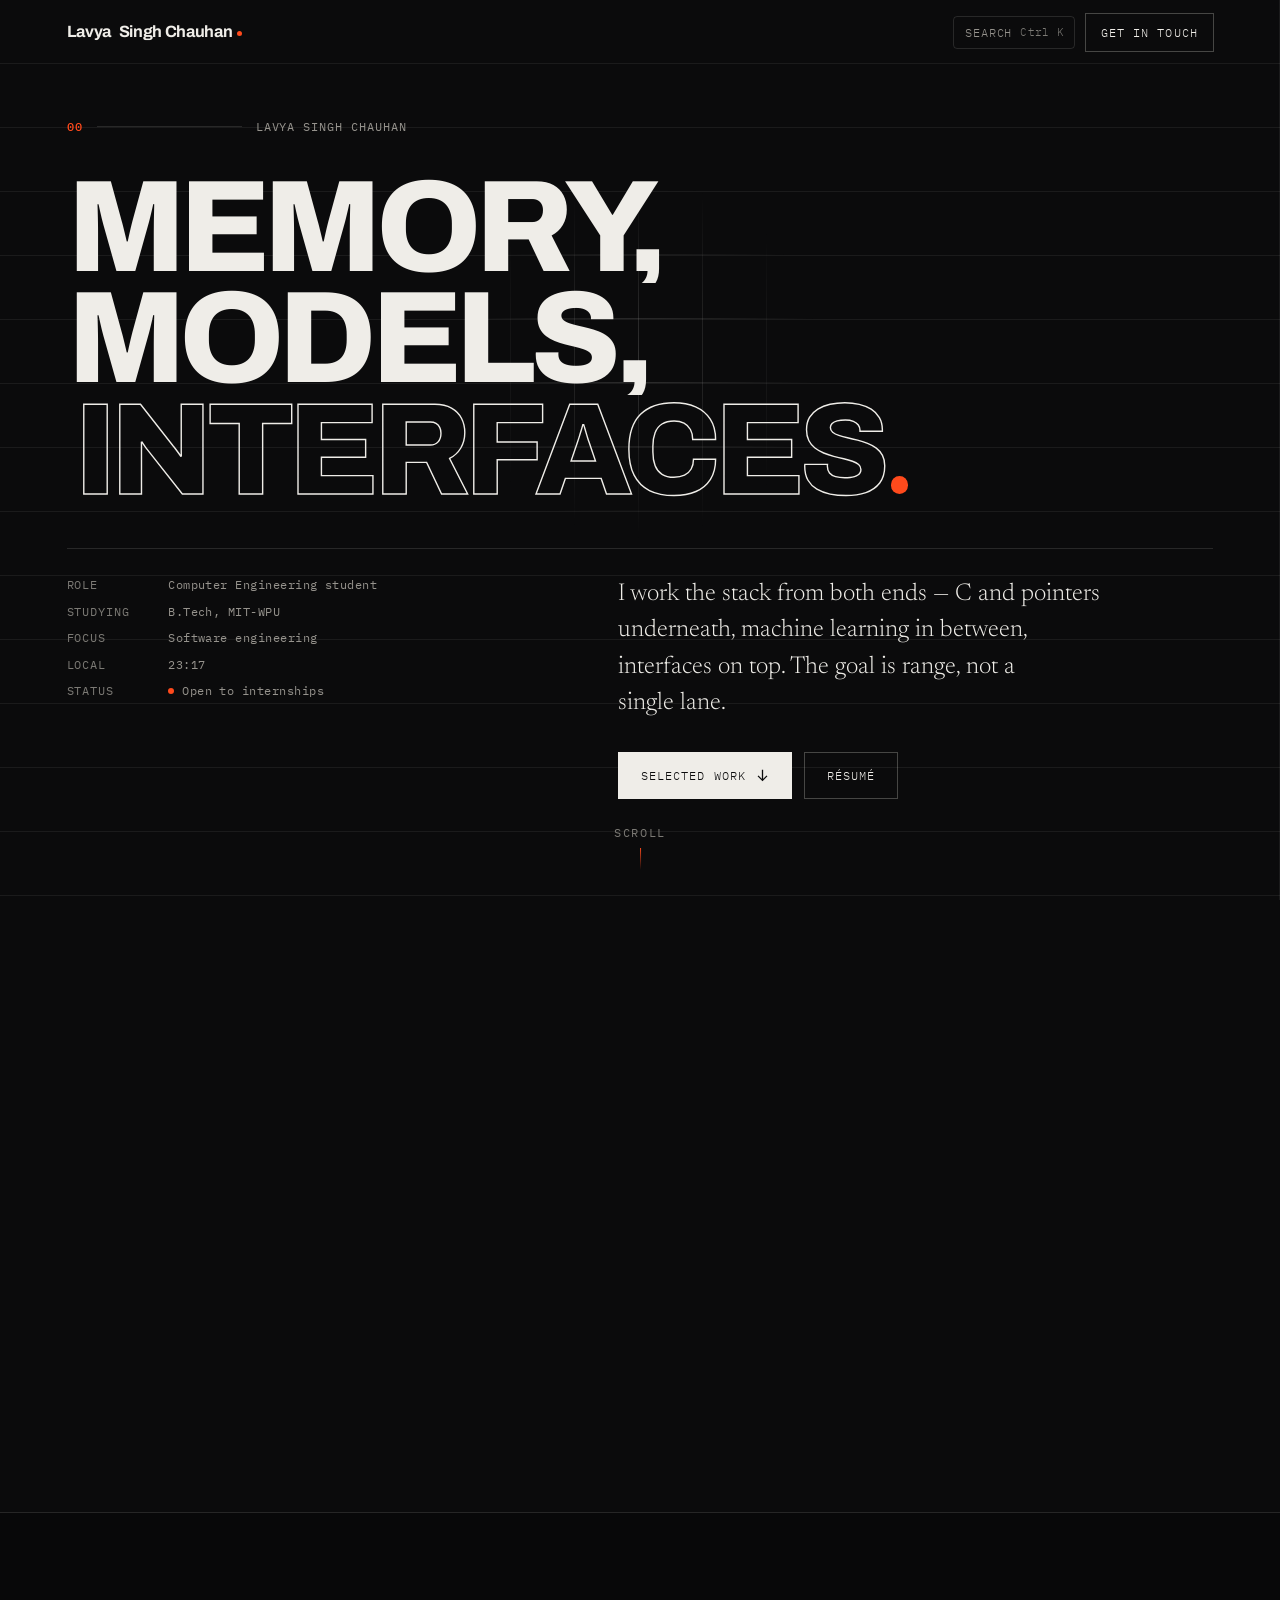
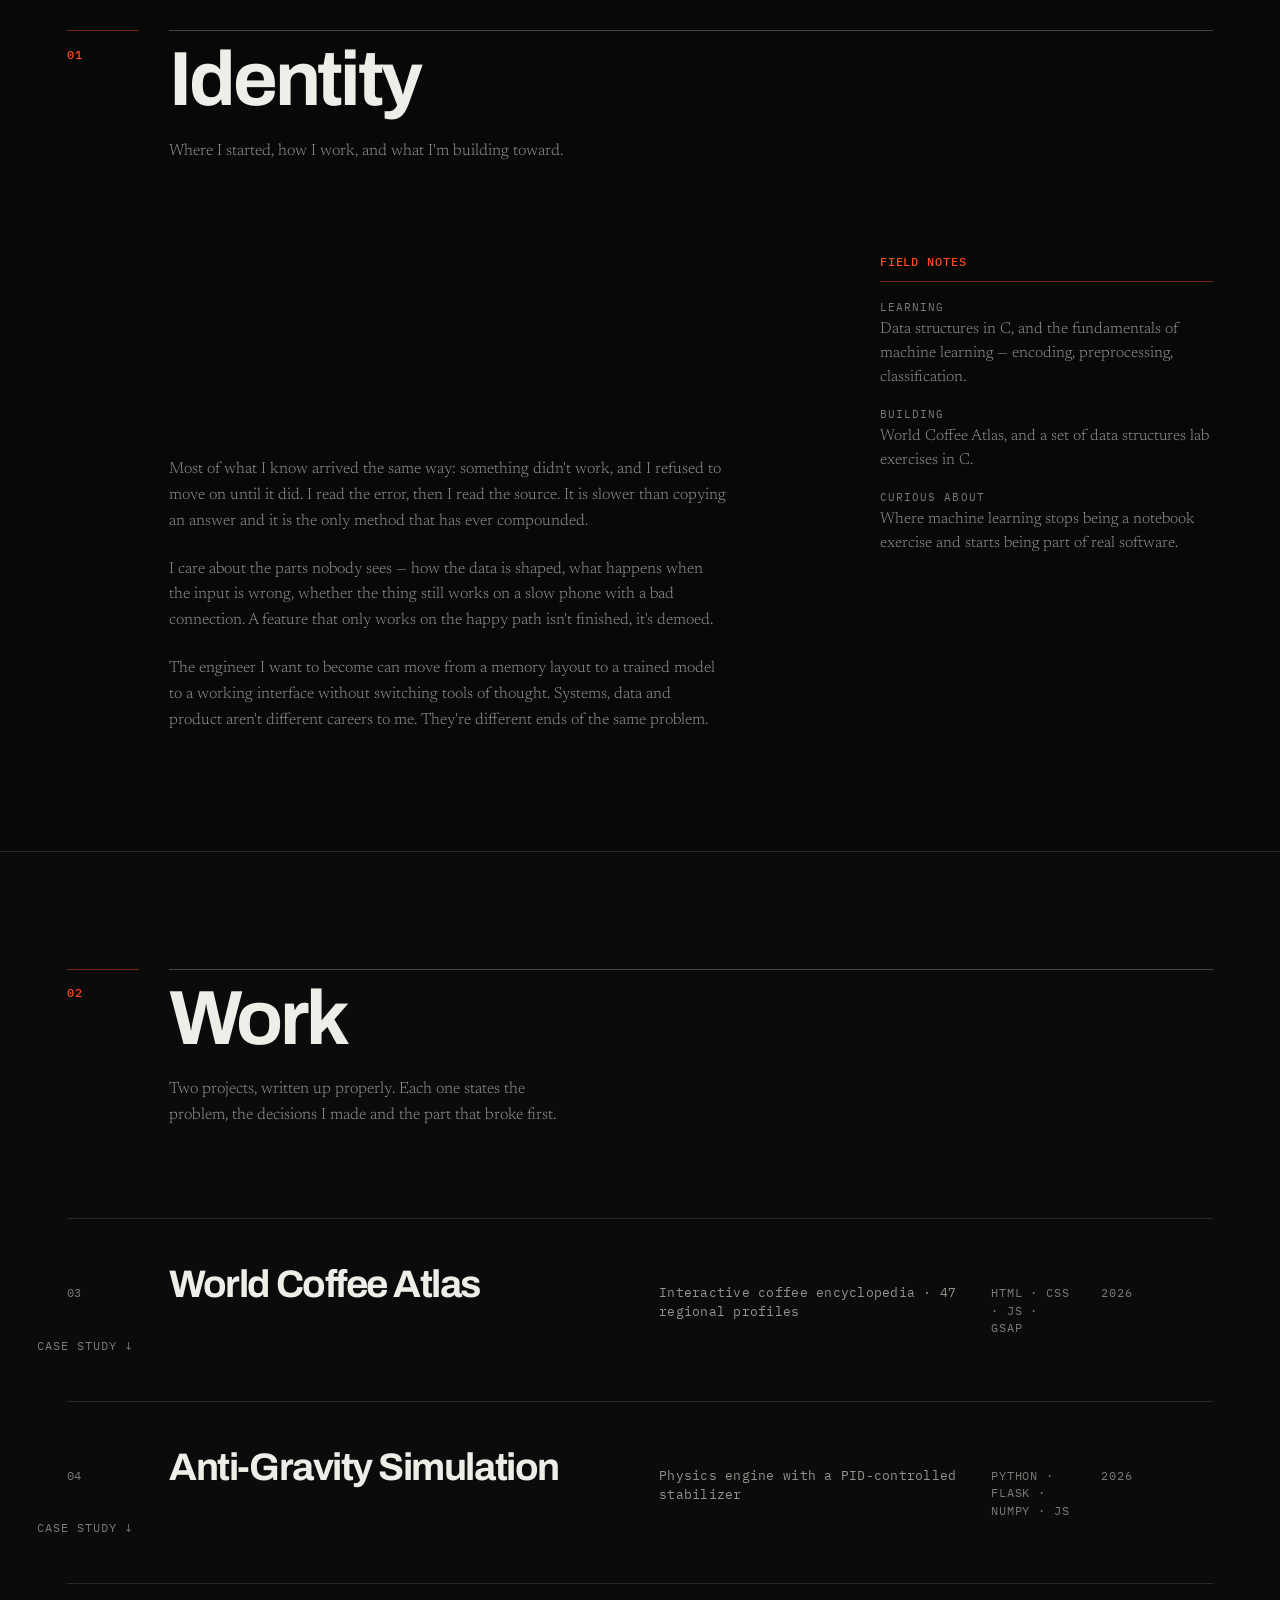
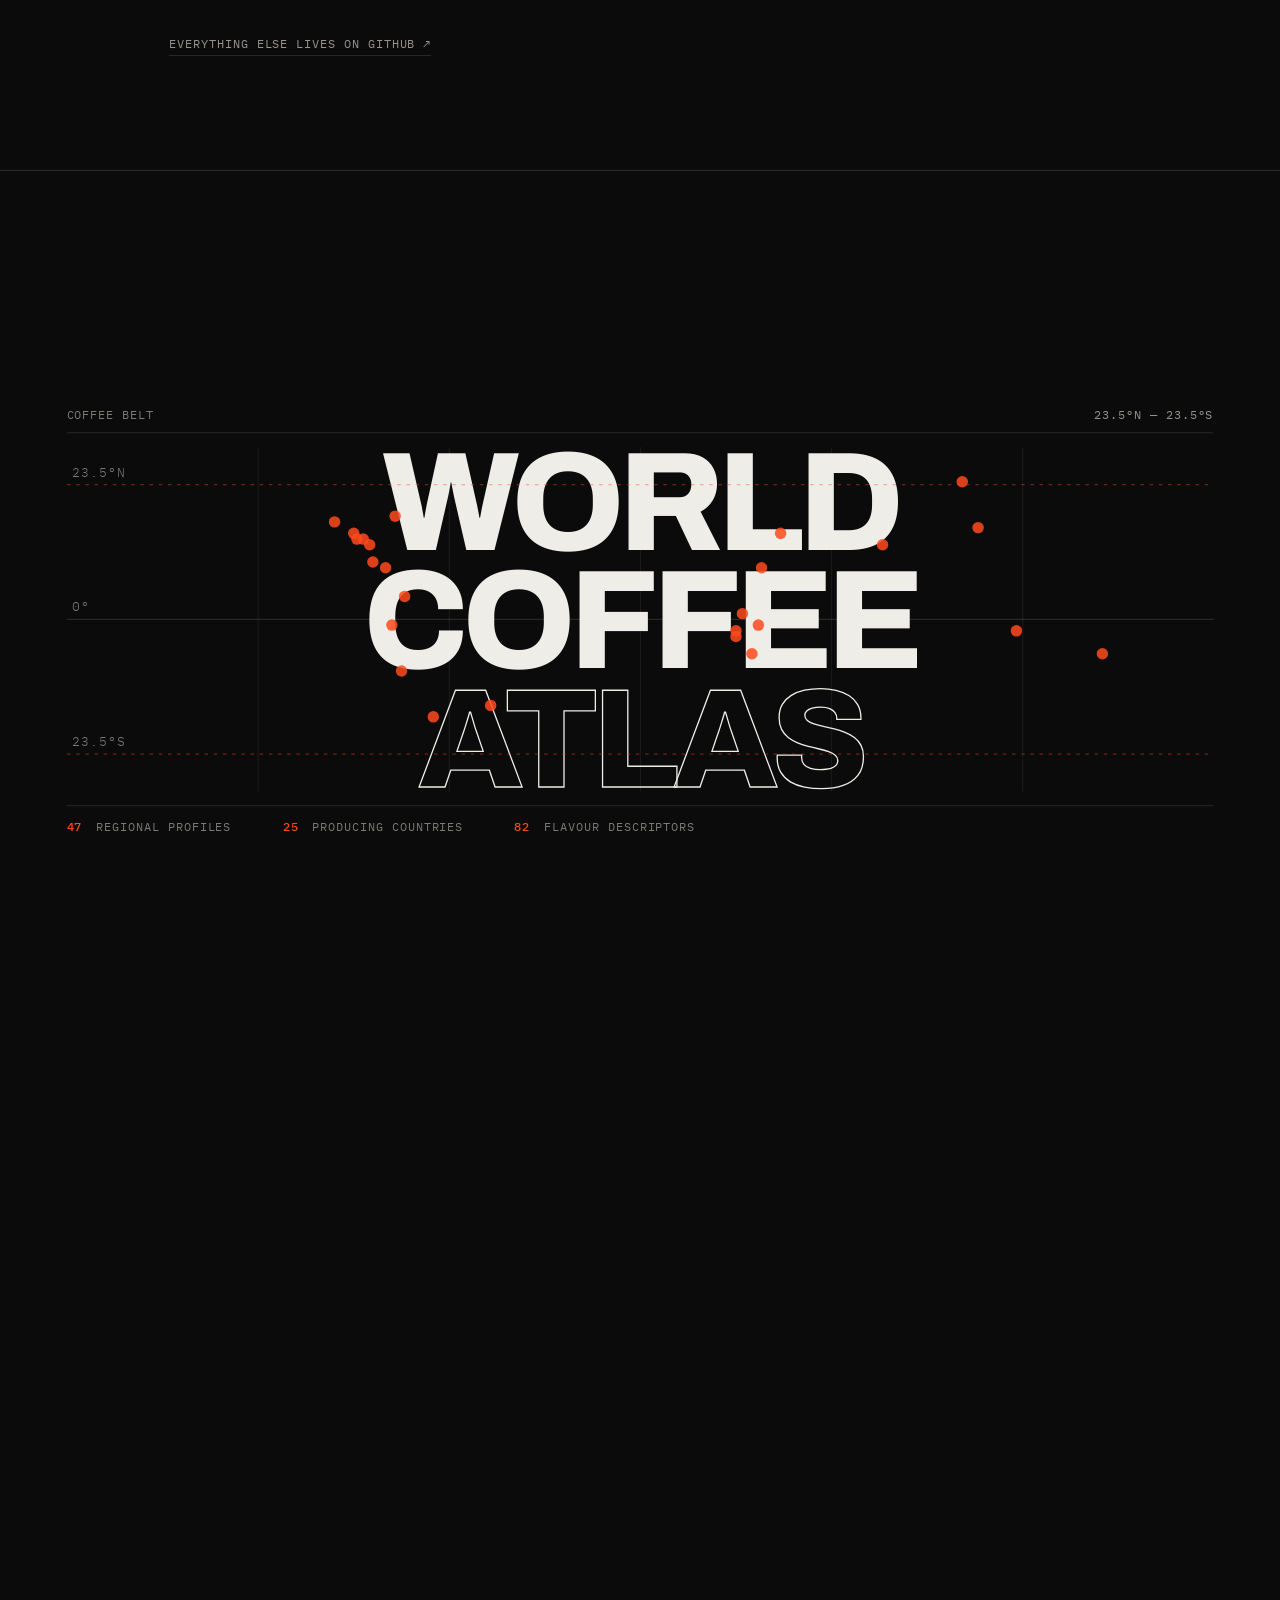
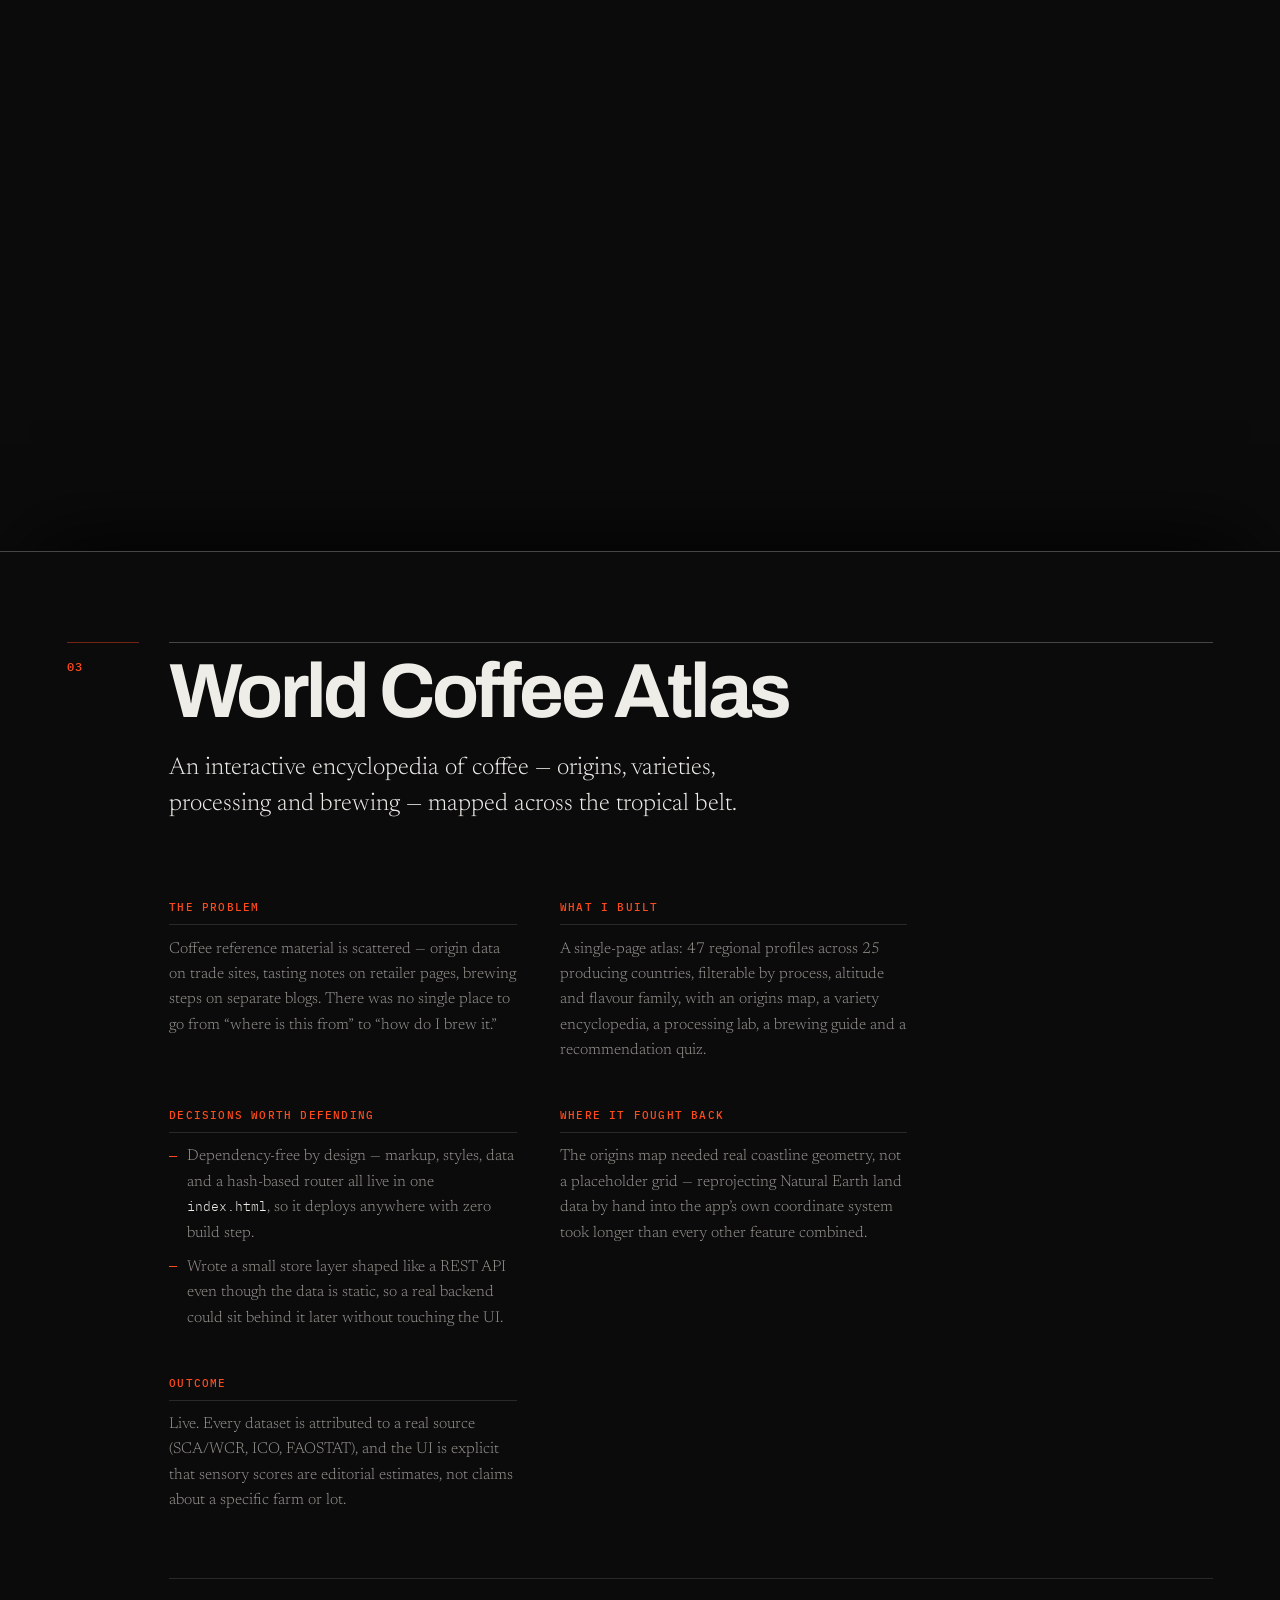
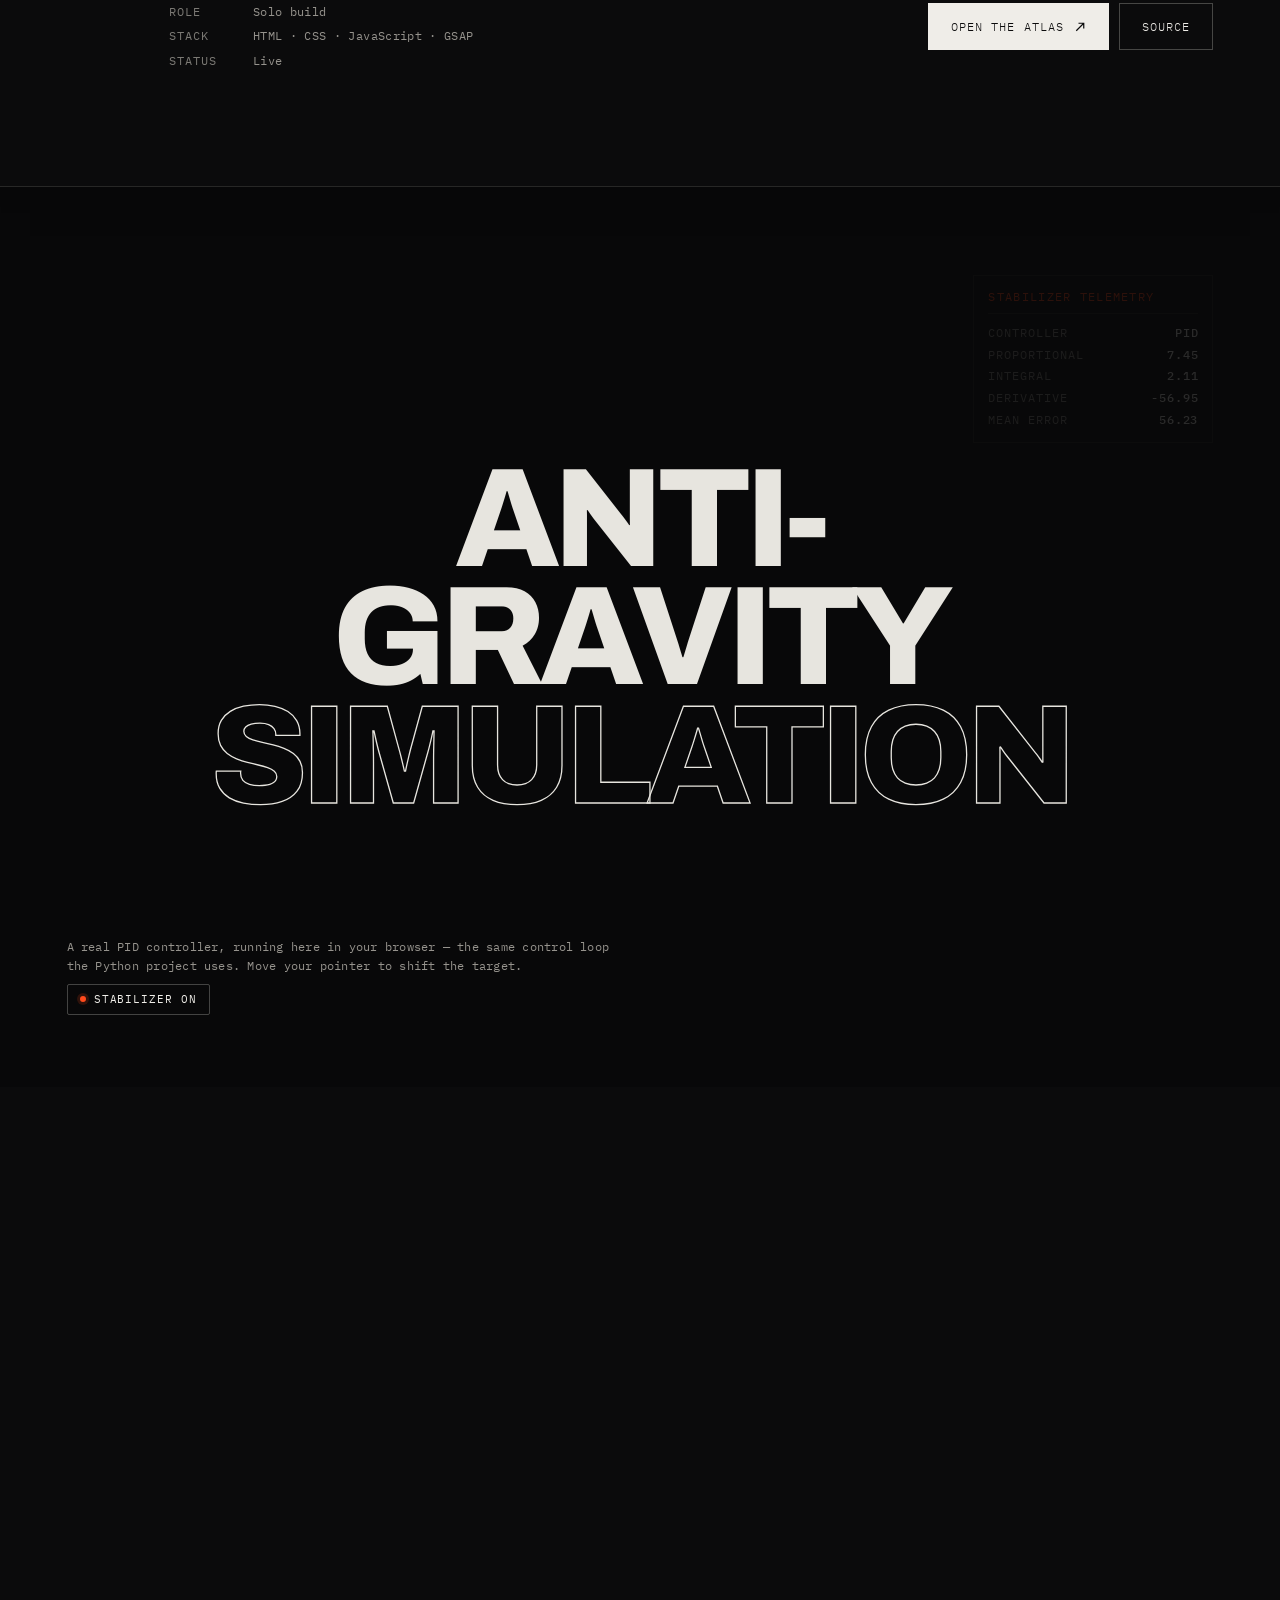
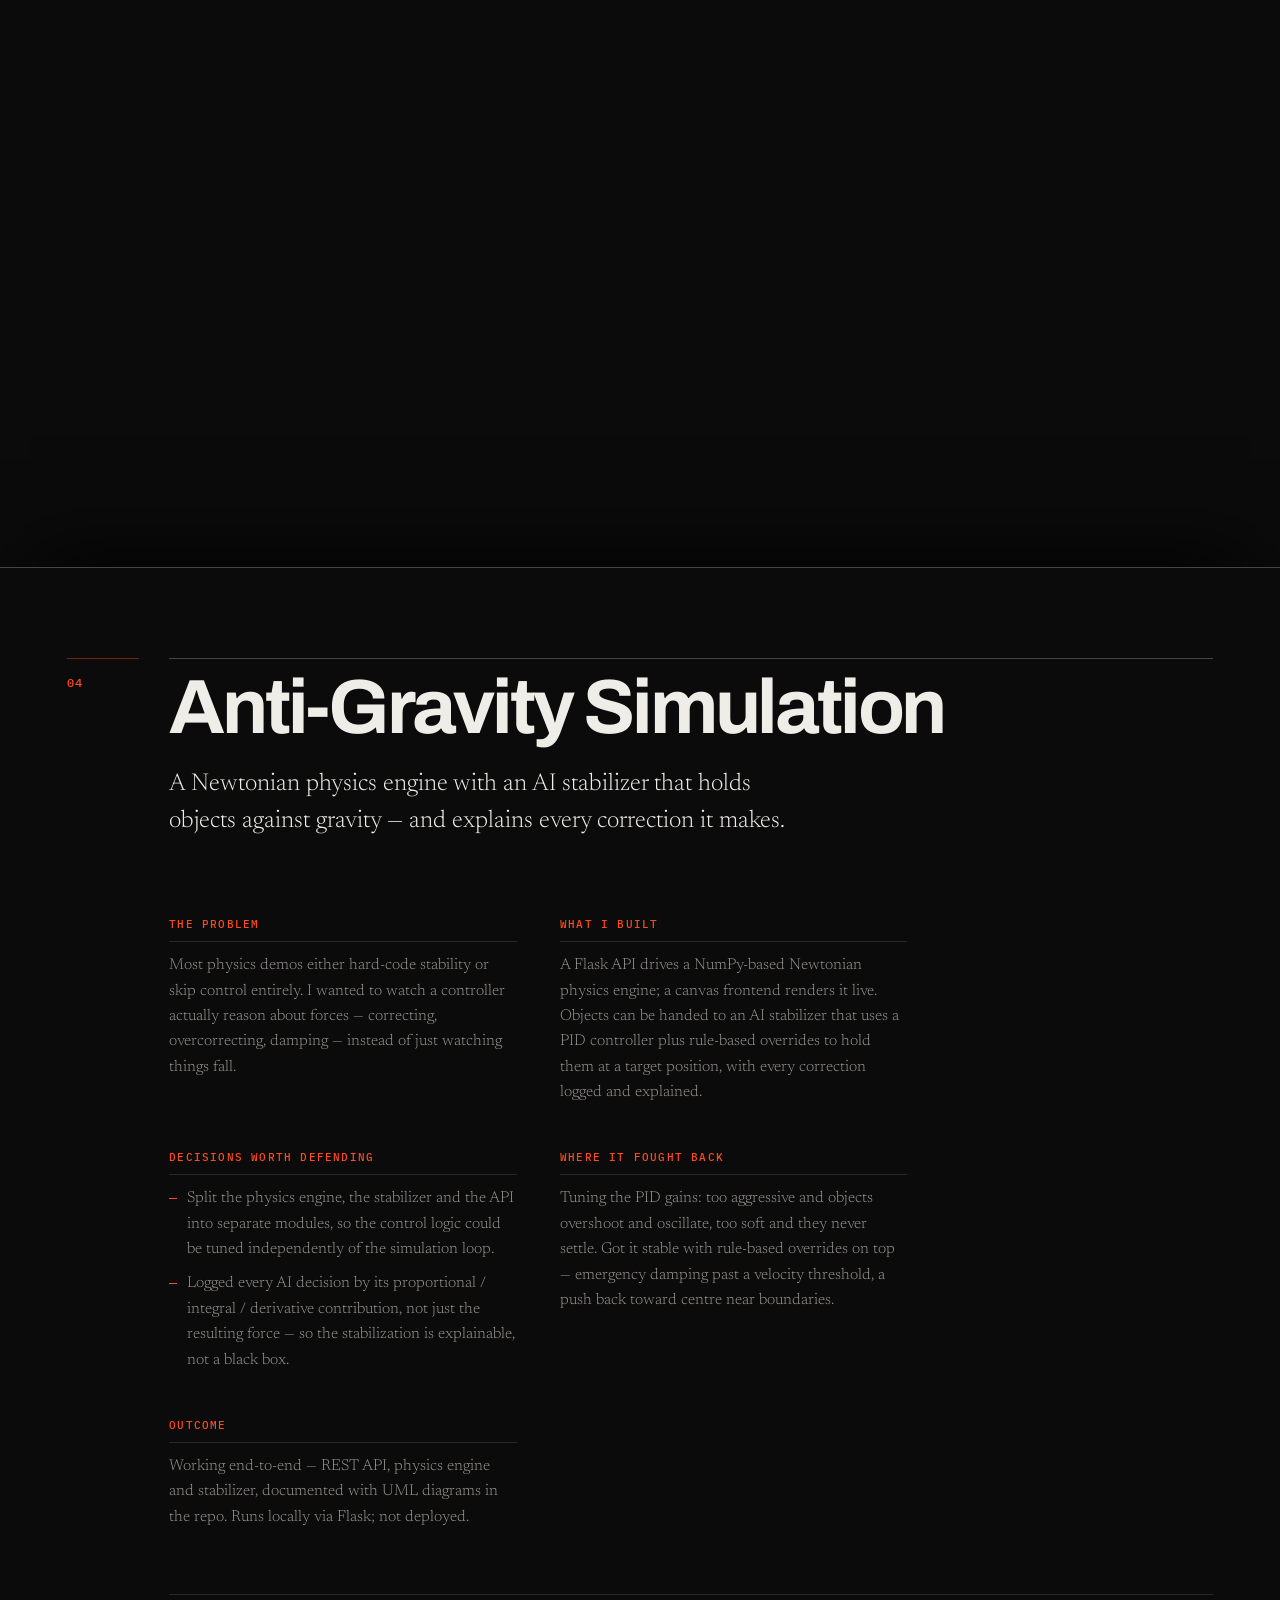
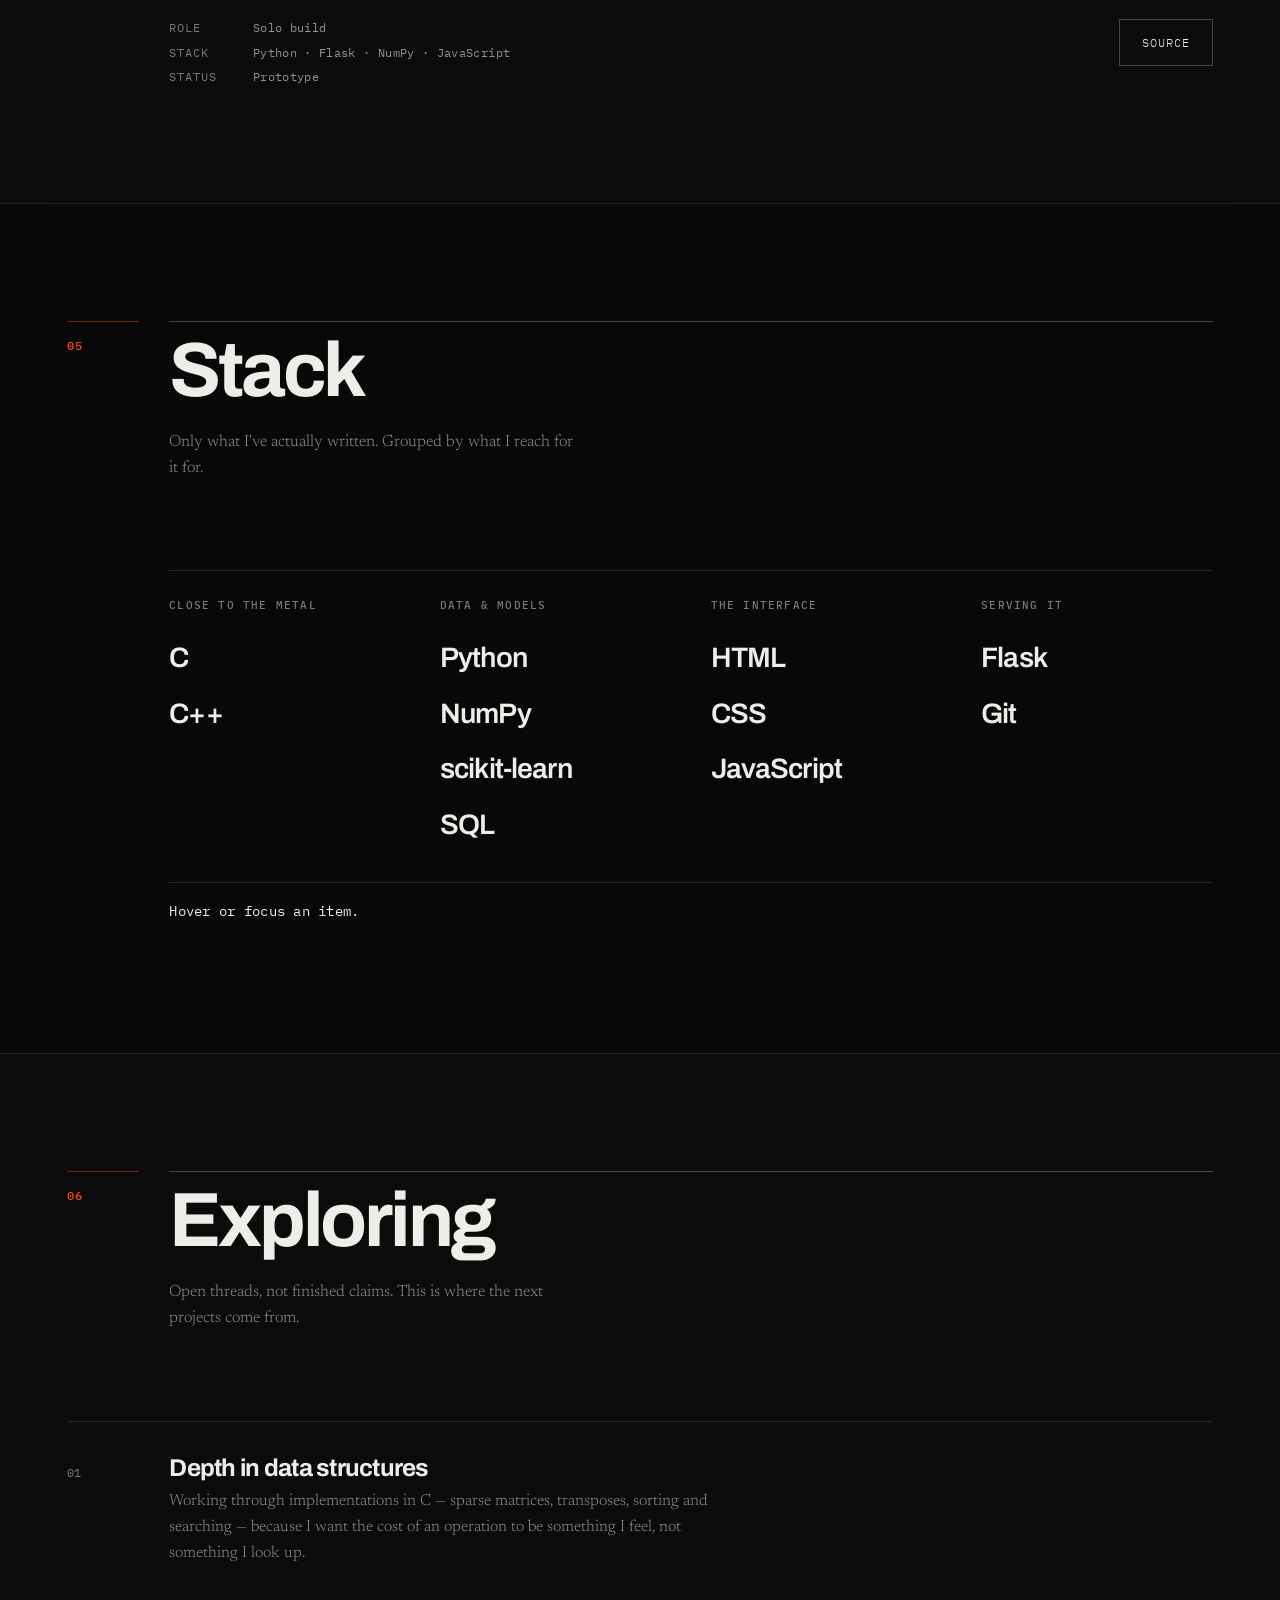
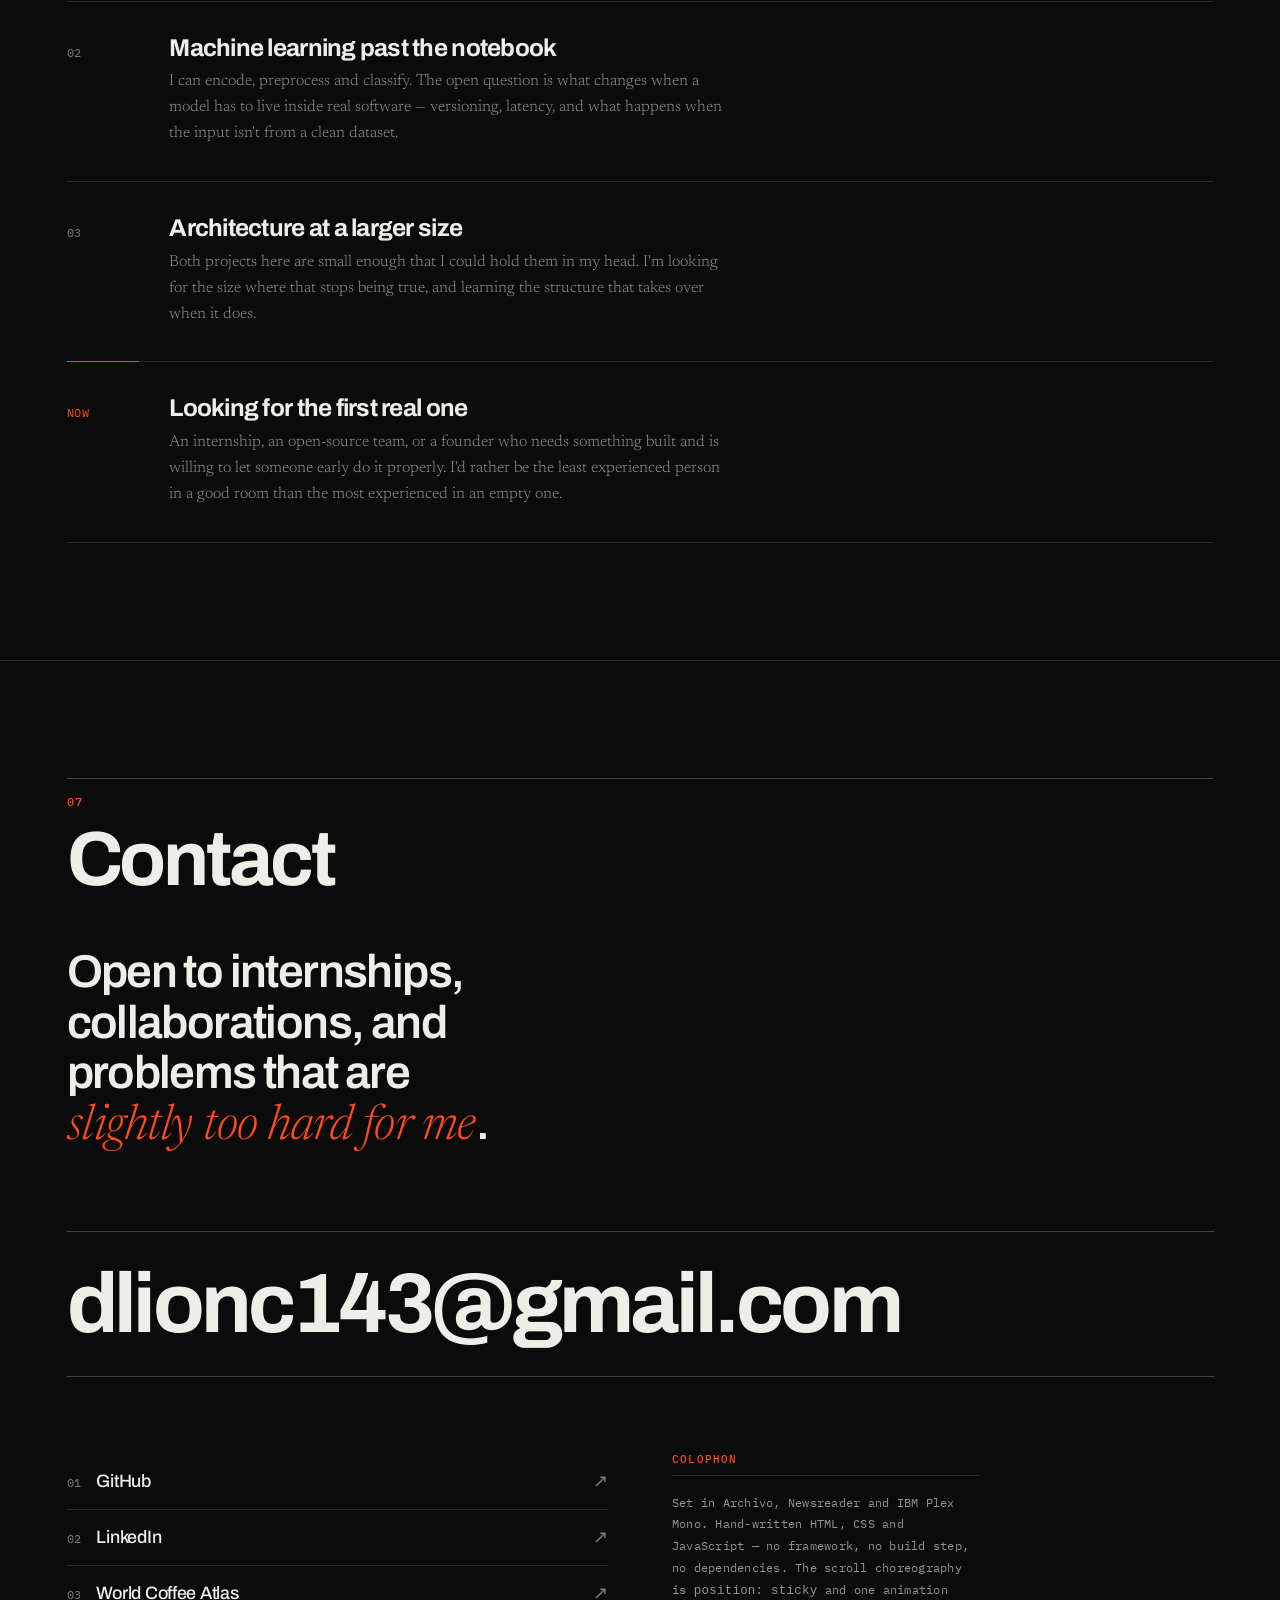
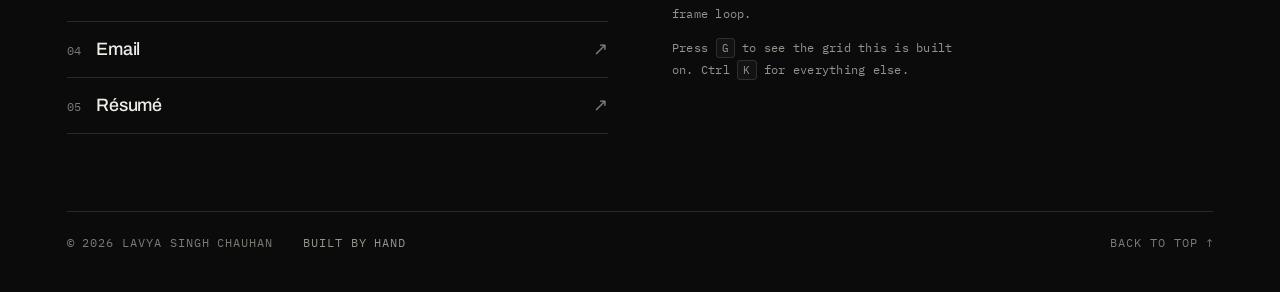
<file: index.html>
<!doctype html>
<html lang="en">
<head>
<meta charset="utf-8">
<meta name="viewport" content="width=device-width, initial-scale=1, viewport-fit=cover">

<title>Lavya Singh Chauhan — Computer Engineering Student</title>
<meta name="description" content="Lavya Singh Chauhan. Computer Engineering student at MIT-WPU building across memory, models and interfaces — C and Python underneath, machine learning in between, the web on top. Selected work, written up as case studies.">
<meta name="author" content="Lavya Singh Chauhan">
<meta name="theme-color" content="#0B0B0C">
<meta name="color-scheme" content="dark">

<link rel="canonical" href="https://lavyas.github.io/Portfolio-temp/">

<meta property="og:type" content="website">
<meta property="og:site_name" content="Lavya Singh Chauhan">
<meta property="og:title" content="Lavya Singh Chauhan — Computer Engineering Student">
<meta property="og:description" content="Computer Engineering student at MIT-WPU building across memory, models and interfaces. Selected work, written up as case studies.">
<meta property="og:url" content="https://lavyas.github.io/Portfolio-temp/">
<meta property="og:image" content="https://lavyas.github.io/Portfolio-temp/assets/og.svg">
<meta property="og:image:width" content="1200">
<meta property="og:image:height" content="630">
<meta name="twitter:card" content="summary_large_image">
<meta name="twitter:title" content="Lavya Singh Chauhan — Computer Engineering Student">
<meta name="twitter:description" content="Computer Engineering student at MIT-WPU building across memory, models and interfaces.">
<meta name="twitter:image" content="https://lavyas.github.io/Portfolio-temp/assets/og.svg">

<link rel="icon" href="data:image/svg+xml,%3Csvg xmlns='http://www.w3.org/2000/svg' viewBox='0 0 32 32'%3E%3Crect width='32' height='32' fill='%230B0B0C'/%3E%3Cpath d='M9 7v18h13' stroke='%23EFEDE8' stroke-width='3.2' fill='none'/%3E%3Ccircle cx='24.5' cy='23.5' r='2.6' fill='%23FF4A1C'/%3E%3C/svg%3E">

<link rel="preconnect" href="https://fonts.googleapis.com">
<link rel="preconnect" href="https://fonts.gstatic.com" crossorigin>
<link rel="stylesheet" href="https://fonts.googleapis.com/css2?family=Archivo:wght@500;600;700;800&family=IBM+Plex+Mono:wght@400;500&family=Newsreader:ital,opsz,wght@0,6..72,300;1,6..72,300&display=swap">
<link rel="stylesheet" href="css/main.css">
<link rel="stylesheet" href="css/scenes.css">

<script type="application/ld+json">
{
  "@context": "https://schema.org",
  "@type": "Person",
  "name": "Lavya Singh Chauhan",
  "jobTitle": "Computer Engineering Student",
  "url": "https://lavyas.github.io/Portfolio-temp/",
  "alumniOf": "MIT World Peace University",
  "email": "mailto:dlionc143@gmail.com",
  "knowsAbout": ["C", "C++", "Python", "JavaScript", "SQL", "HTML", "CSS", "Machine Learning", "Data Structures"],
  "sameAs": ["https://github.com/LavyaS", "https://www.linkedin.com/in/lavya-s-chauhan-59363b287"]
}
</script>
</head>

<body class="no-js">
<script>document.body.classList.remove('no-js');</script>
<a class="skip" href="#work">Skip to work</a>

<!-- Drafting grid overlay — toggled with the G key -->
<div class="gridlines" aria-hidden="true"><i></i><i></i><i></i><i></i><i></i><i></i><i></i><i></i><i></i><i></i><i></i><i></i></div>
<div class="progress" aria-hidden="true"><span data-progress></span></div>

<!-- Custom cursor (desktop, fine pointer, motion-allowed only) -->
<div class="cursor" data-cursor aria-hidden="true">
  <span class="cursor__dot"></span>
  <span class="cursor__label" data-cursor-label></span>
</div>

<header class="topbar" data-topbar>
  <a class="mark" href="#top" aria-label="Lavya Singh Chauhan — back to top">
    <span class="mark__name">Lavya</span><span class="mark__full">&nbsp;Singh Chauhan</span>
    <span class="mark__dot" aria-hidden="true"></span>
  </a>

  <nav class="topnav" aria-label="Sections">
    <a href="#identity"   data-navlink="identity">Identity</a>
    <a href="#work"       data-navlink="work">Work</a>
    <a href="#stack"      data-navlink="stack">Stack</a>
    <a href="#exploring"  data-navlink="exploring">Exploring</a>
  </nav>

  <div class="topbar__end">
    <button class="key" data-palette-open type="button" aria-haspopup="dialog">
      <span class="key__label">Search</span>
      <kbd class="key__combo"><span data-modkey>Ctrl</span> K</kbd>
    </button>
    <a class="cta cta--ghost cta--sm" href="#contact" data-magnetic>Get in touch</a>
  </div>
</header>

<!-- Ambient section index (desktop) -->
<nav class="rail" aria-label="Section index">
  <ol>
    <li><a href="#top"        data-raillink="top"><b>00</b><span>Index</span></a></li>
    <li><a href="#identity"   data-raillink="identity"><b>01</b><span>Identity</span></a></li>
    <li><a href="#work"       data-raillink="work"><b>02</b><span>Work</span></a></li>
    <li><a href="#atlas"      data-raillink="atlas"><b>03</b><span>Atlas</span></a></li>
    <li><a href="#simulation" data-raillink="simulation"><b>04</b><span>Simulation</span></a></li>
    <li><a href="#stack"      data-raillink="stack"><b>05</b><span>Stack</span></a></li>
    <li><a href="#exploring"  data-raillink="exploring"><b>06</b><span>Exploring</span></a></li>
    <li><a href="#contact"    data-raillink="contact"><b>07</b><span>Contact</span></a></li>
  </ol>
</nav>

<main>

<!-- 00 INDEX ============================================ -->
<section class="hero" id="top" data-section="top" data-scene="hero">
  <div class="hero__pin">
    <div class="field" aria-hidden="true"><div class="field__grid"></div></div>

    <div class="wrap hero__wrap">
      <p class="hero__eyebrow mono">
        <span class="idx">00</span>
        <span class="rule-h" aria-hidden="true"></span>
        <span>Lavya Singh Chauhan</span>
      </p>

      <h1 class="hero__title">
        <span class="hero__line"><span>Memory,</span></span>
        <span class="hero__line"><span>models,</span></span>
        <span class="hero__line hero__line--hollow"><span>interfaces<i class="stop" aria-hidden="true"></i></span></span>
      </h1>

      <div class="hero__grid">
        <dl class="hero__spec mono">
          <div><dt>Role</dt><dd>Computer Engineering student</dd></div>
          <div><dt>Studying</dt><dd>B.Tech, MIT-WPU</dd></div>
          <div><dt>Focus</dt><dd>Software engineering</dd></div>
          <div><dt>Local</dt><dd><time data-clock>--:--</time></dd></div>
          <div><dt>Status</dt><dd><span class="live" aria-hidden="true"></span>Open to internships</dd></div>
        </dl>

        <div class="hero__lead">
          <p>
            I work the stack from both ends — C and pointers underneath, machine learning in
            between, interfaces on top. The goal is range, not a single lane.
          </p>
          <div class="hero__actions">
            <a class="cta" href="#work" data-magnetic data-cursor-label="Work">
              Selected work
              <svg viewBox="0 0 16 16" width="13" height="13" aria-hidden="true"><path d="M8 1v13M2.5 8.5 8 14l5.5-5.5" fill="none" stroke="currentColor" stroke-width="1.6"/></svg>
            </a>
            <a class="cta cta--ghost" href="assets/resume.html" data-magnetic data-cursor-label="Open">Résumé</a>
          </div>
        </div>
      </div>
    </div>

    <p class="hero__cue mono" aria-hidden="true"><span>Scroll</span></p>
  </div>
</section>

<!-- 01 IDENTITY ========================================= -->
<section class="section section--alt" id="identity" data-section="identity">
  <div class="wrap">
    <header class="shead" data-reveal>
      <span class="idx">01</span>
      <h2>Identity</h2>
      <p class="shead__note">Where I started, how I work, and what I'm building toward.</p>
    </header>

    <div class="approach">
      <div class="approach__prose">
        <p class="lede" data-mask>
          I started with C because I wanted to know what a variable actually <em>is</em>.
          I'm at MIT-WPU for Computer Engineering, and I default to building over reading —
          a data structure makes sense to me once I've implemented it, not before.
        </p>
        <p data-reveal>
          Most of what I know arrived the same way: something didn't work, and I refused to
          move on until it did. I read the error, then I read the source. It is slower than
          copying an answer and it is the only method that has ever compounded.
        </p>
        <p data-reveal>
          I care about the parts nobody sees — how the data is shaped, what happens when the
          input is wrong, whether the thing still works on a slow phone with a bad connection.
          A feature that only works on the happy path isn't finished, it's demoed.
        </p>
        <p data-reveal>
          The engineer I want to become can move from a memory layout to a trained model to
          a working interface without switching tools of thought. Systems, data and product
          aren't different careers to me. They're different ends of the same problem.
        </p>
      </div>

      <aside class="notes" data-reveal>
        <h3 class="mono notes__h">Field notes</h3>
        <dl>
          <div><dt class="mono">Learning</dt><dd>Data structures in C, and the fundamentals of machine learning — encoding, preprocessing, classification.</dd></div>
          <div><dt class="mono">Building</dt><dd>World Coffee Atlas, and a set of data structures lab exercises in C.</dd></div>
          <div><dt class="mono">Curious about</dt><dd>Where machine learning stops being a notebook exercise and starts being part of real software.</dd></div>
        </dl>
      </aside>
    </div>
  </div>
</section>

<!-- 02 WORK — manifest ================================== -->
<section class="section" id="work" data-section="work">
  <div class="wrap">
    <header class="shead" data-reveal>
      <span class="idx">02</span>
      <h2>Work</h2>
      <p class="shead__note">
        Two projects, written up properly. Each one states the problem, the decisions I made
        and the part that broke first.
      </p>
    </header>

    <ol class="manifest">
      <li class="manifest__row" data-reveal>
        <a href="#atlas" data-cursor-label="Read">
          <span class="manifest__idx mono">03</span>
          <span class="manifest__name">World Coffee Atlas</span>
          <span class="manifest__sub mono">Interactive coffee encyclopedia &middot; 47 regional profiles</span>
          <span class="manifest__meta mono">HTML &middot; CSS &middot; JS &middot; GSAP</span>
          <span class="manifest__year mono">2026</span>
          <span class="manifest__go mono" aria-hidden="true">Case study &#8595;</span>
        </a>
      </li>
      <li class="manifest__row" data-reveal>
        <a href="#simulation" data-cursor-label="Read">
          <span class="manifest__idx mono">04</span>
          <span class="manifest__name">Anti-Gravity Simulation</span>
          <span class="manifest__sub mono">Physics engine with a PID-controlled stabilizer</span>
          <span class="manifest__meta mono">Python &middot; Flask &middot; NumPy &middot; JS</span>
          <span class="manifest__year mono">2026</span>
          <span class="manifest__go mono" aria-hidden="true">Case study &#8595;</span>
        </a>
      </li>
    </ol>

    <p class="more mono" data-reveal>
      <a href="https://github.com/LavyaS" data-cursor-label="GitHub">Everything else lives on GitHub &#8599;</a>
    </p>
  </div>
</section>

<!-- 03 WORLD COFFEE ATLAS — takeover ==================== -->
<section class="takeover" id="atlas" data-section="atlas">

  <div class="tk__stagewrap" data-scene="atlas">
    <div class="tk__stage">
      <div class="tk__title" aria-hidden="true">
        <span class="tk__word"><span>World</span></span>
        <span class="tk__word"><span>Coffee</span></span>
        <span class="tk__word tk__word--hollow"><span>Atlas</span></span>
      </div>

      <figure class="belt" data-belt>
        <figcaption class="belt__cap mono">
          <span>Coffee belt</span>
          <span class="dim">23.5&deg;N &mdash; 23.5&deg;S</span>
        </figcaption>
        <svg class="belt__svg" viewBox="0 0 1000 300" preserveAspectRatio="xMidYMid meet" role="img"
             aria-label="Diagram of the tropical coffee belt with the producing countries covered by the project plotted by latitude and longitude.">
          <g data-belt-grid></g>
          <g data-belt-dots></g>
        </svg>
        <div class="belt__stats mono">
          <span><b data-count="47">0</b> regional profiles</span>
          <span><b data-count="25">0</b> producing countries</span>
          <span><b data-count="82">0</b> flavour descriptors</span>
        </div>
      </figure>
    </div>
  </div>

  <div class="tk__body">
    <div class="wrap">
      <header class="tk__head" data-reveal>
        <span class="idx">03</span>
        <h2>World Coffee Atlas</h2>
        <p class="tk__lede">
          An interactive encyclopedia of coffee &mdash; origins, varieties, processing and
          brewing &mdash; mapped across the tropical belt.
        </p>
      </header>

      <div class="tk__fields">
        <div class="field-block" data-reveal>
          <h3 class="mono">The problem</h3>
          <p>Coffee reference material is scattered &mdash; origin data on trade sites, tasting notes on retailer pages, brewing steps on separate blogs. There was no single place to go from &ldquo;where is this from&rdquo; to &ldquo;how do I brew it.&rdquo;</p>
        </div>
        <div class="field-block" data-reveal>
          <h3 class="mono">What I built</h3>
          <p>A single-page atlas: 47 regional profiles across 25 producing countries, filterable by process, altitude and flavour family, with an origins map, a variety encyclopedia, a processing lab, a brewing guide and a recommendation quiz.</p>
        </div>
        <div class="field-block" data-reveal>
          <h3 class="mono">Decisions worth defending</h3>
          <ul>
            <li>Dependency-free by design &mdash; markup, styles, data and a hash-based router all live in one <code>index.html</code>, so it deploys anywhere with zero build step.</li>
            <li>Wrote a small store layer shaped like a REST API even though the data is static, so a real backend could sit behind it later without touching the UI.</li>
          </ul>
        </div>
        <div class="field-block" data-reveal>
          <h3 class="mono">Where it fought back</h3>
          <p>The origins map needed real coastline geometry, not a placeholder grid &mdash; reprojecting Natural Earth land data by hand into the app&rsquo;s own coordinate system took longer than every other feature combined.</p>
        </div>
        <div class="field-block" data-reveal>
          <h3 class="mono">Outcome</h3>
          <p>Live. Every dataset is attributed to a real source (SCA/WCR, ICO, FAOSTAT), and the UI is explicit that sensory scores are editorial estimates, not claims about a specific farm or lot.</p>
        </div>
      </div>

      <div class="tk__foot" data-reveal>
        <dl class="mono tk__spec">
          <div><dt>Role</dt><dd>Solo build</dd></div>
          <div><dt>Stack</dt><dd>HTML &middot; CSS &middot; JavaScript &middot; GSAP</dd></div>
          <div><dt>Status</dt><dd>Live</dd></div>
        </dl>
        <div class="tk__links">
          <a class="cta" href="https://lustrous-peony-d2a063.netlify.app/" data-magnetic data-cursor-label="Visit">
            Open the atlas
            <svg viewBox="0 0 16 16" width="12" height="12" aria-hidden="true"><path d="M3 13 13 3M6 3h7v7" fill="none" stroke="currentColor" stroke-width="1.6"/></svg>
          </a>
          <a class="cta cta--ghost" href="https://github.com/LavyaS/world-coffee-atlas" data-magnetic data-cursor-label="Source">Source</a>
        </div>
      </div>
    </div>
  </div>
</section>

<!-- 04 ANTI-GRAVITY SIMULATION — takeover =============== -->
<section class="takeover" id="simulation" data-section="simulation">

  <div class="tk__stagewrap" data-scene="sim">
    <div class="tk__stage tk__stage--sim">
      <canvas class="sim__canvas" data-sim aria-hidden="true"></canvas>

      <div class="tk__title tk__title--sim" aria-hidden="true">
        <span class="tk__word"><span>Anti-</span></span>
        <span class="tk__word"><span>Gravity</span></span>
        <span class="tk__word tk__word--hollow"><span>Simulation</span></span>
      </div>

      <div class="sim__hud mono" data-sim-hud>
        <div class="sim__hud-h">Stabilizer telemetry</div>
        <div class="sim__hud-row"><span>controller</span><b>PID</b></div>
        <div class="sim__hud-row"><span>proportional</span><b data-sim-p>0.00</b></div>
        <div class="sim__hud-row"><span>integral</span><b data-sim-i>0.00</b></div>
        <div class="sim__hud-row"><span>derivative</span><b data-sim-d>0.00</b></div>
        <div class="sim__hud-row"><span>mean error</span><b data-sim-e>0.00</b></div>
      </div>

      <p class="sim__note mono">
        <span>A real PID controller, running here in your browser &mdash; the same control
        loop the Python project uses. Move your pointer to shift the target.</span>
        <button type="button" class="sim__toggle" data-sim-toggle aria-pressed="true">
          <span class="sim__toggle-dot" aria-hidden="true"></span>
          <span data-sim-toggle-label>Stabilizer on</span>
        </button>
      </p>
    </div>
  </div>

  <div class="tk__body">
    <div class="wrap">
      <header class="tk__head" data-reveal>
        <span class="idx">04</span>
        <h2>Anti-Gravity Simulation</h2>
        <p class="tk__lede">
          A Newtonian physics engine with an AI stabilizer that holds objects against
          gravity &mdash; and explains every correction it makes.
        </p>
      </header>

      <div class="tk__fields">
        <div class="field-block" data-reveal>
          <h3 class="mono">The problem</h3>
          <p>Most physics demos either hard-code stability or skip control entirely. I wanted to watch a controller actually reason about forces &mdash; correcting, overcorrecting, damping &mdash; instead of just watching things fall.</p>
        </div>
        <div class="field-block" data-reveal>
          <h3 class="mono">What I built</h3>
          <p>A Flask API drives a NumPy-based Newtonian physics engine; a canvas frontend renders it live. Objects can be handed to an AI stabilizer that uses a PID controller plus rule-based overrides to hold them at a target position, with every correction logged and explained.</p>
        </div>
        <div class="field-block" data-reveal>
          <h3 class="mono">Decisions worth defending</h3>
          <ul>
            <li>Split the physics engine, the stabilizer and the API into separate modules, so the control logic could be tuned independently of the simulation loop.</li>
            <li>Logged every AI decision by its proportional / integral / derivative contribution, not just the resulting force &mdash; so the stabilization is explainable, not a black box.</li>
          </ul>
        </div>
        <div class="field-block" data-reveal>
          <h3 class="mono">Where it fought back</h3>
          <p>Tuning the PID gains: too aggressive and objects overshoot and oscillate, too soft and they never settle. Got it stable with rule-based overrides on top &mdash; emergency damping past a velocity threshold, a push back toward centre near boundaries.</p>
        </div>
        <div class="field-block" data-reveal>
          <h3 class="mono">Outcome</h3>
          <p>Working end-to-end &mdash; REST API, physics engine and stabilizer, documented with UML diagrams in the repo. Runs locally via Flask; not deployed.</p>
        </div>
      </div>

      <div class="tk__foot" data-reveal>
        <dl class="mono tk__spec">
          <div><dt>Role</dt><dd>Solo build</dd></div>
          <div><dt>Stack</dt><dd>Python &middot; Flask &middot; NumPy &middot; JavaScript</dd></div>
          <div><dt>Status</dt><dd>Prototype</dd></div>
        </dl>
        <div class="tk__links">
          <a class="cta cta--ghost" href="https://github.com/LavyaS/anti-gravity-simulation" data-magnetic data-cursor-label="Source">Source</a>
        </div>
      </div>
    </div>
  </div>
</section>

<!-- 05 STACK ============================================ -->
<section class="section section--alt" id="stack" data-section="stack">
  <div class="wrap">
    <header class="shead" data-reveal>
      <span class="idx">05</span>
      <h2>Stack</h2>
      <p class="shead__note">Only what I've actually written. Grouped by what I reach for it for.</p>
    </header>

    <div class="stack" data-reveal>
      <div class="stack__cols">
        <section class="stack__group">
          <h3 class="mono">Close to the metal</h3>
          <ul>
            <li><button type="button" class="tech" data-note="Pointers, manual memory, and the reason every other language's abstractions make sense to me.">C</button></li>
            <li><button type="button" class="tech" data-note="Where I learned that structure is a design decision, not a formality — classes, references, the standard library.">C++</button></li>
          </ul>
        </section>

        <section class="stack__group">
          <h3 class="mono">Data &amp; models</h3>
          <ul>
            <li><button type="button" class="tech" data-note="My default for scripts, automation and anything where the idea matters more than the microseconds.">Python</button></li>
            <li><button type="button" class="tech" data-note="Vector maths for the physics engine behind the anti-gravity simulation.">NumPy</button></li>
            <li><button type="button" class="tech" data-note="Encoding, preprocessing and classification — the fundamentals, on real datasets.">scikit-learn</button></li>
            <li><button type="button" class="tech" data-note="Schema, joins, and thinking about data as a shape before it is a screen.">SQL</button></li>
          </ul>
        </section>

        <section class="stack__group">
          <h3 class="mono">The interface</h3>
          <ul>
            <li><button type="button" class="tech" data-note="Semantics first. The right element is an accessibility feature you get for free.">HTML</button></li>
            <li><button type="button" class="tech" data-note="Layout, type systems and motion. Underrated as an engineering discipline — there is no CSS framework in this site.">CSS</button></li>
            <li><button type="button" class="tech" data-note="The DOM, events, async. Every interaction on this page is hand-written vanilla JS.">JavaScript</button></li>
          </ul>
        </section>

        <section class="stack__group">
          <h3 class="mono">Serving it</h3>
          <ul>
            <li><button type="button" class="tech" data-note="A small REST API in front of the NumPy physics engine — routing, JSON, CORS.">Flask</button></li>
            <li><button type="button" class="tech" data-note="Branching and history as a working habit, not a submission step.">Git</button></li>
          </ul>
        </section>
      </div>

      <p class="stack__note mono" aria-live="polite">
        <span data-stack-note><span class="dim">Hover or focus an item.</span></span>
      </p>
    </div>
  </div>
</section>

<!-- 06 CURRENTLY EXPLORING ============================== -->
<section class="section" id="exploring" data-section="exploring">
  <div class="wrap">
    <header class="shead" data-reveal>
      <span class="idx">06</span>
      <h2>Exploring</h2>
      <p class="shead__note">
        Open threads, not finished claims. This is where the next projects come from.
      </p>
    </header>

    <ol class="explore">
      <li class="explore__row" data-reveal>
        <span class="explore__idx mono">01</span>
        <div>
          <h3>Depth in data structures</h3>
          <p>Working through implementations in C &mdash; sparse matrices, transposes, sorting and searching &mdash; because I want the cost of an operation to be something I feel, not something I look up.</p>
        </div>
      </li>
      <li class="explore__row" data-reveal>
        <span class="explore__idx mono">02</span>
        <div>
          <h3>Machine learning past the notebook</h3>
          <p>I can encode, preprocess and classify. The open question is what changes when a model has to live inside real software &mdash; versioning, latency, and what happens when the input isn't from a clean dataset.</p>
        </div>
      </li>
      <li class="explore__row" data-reveal>
        <span class="explore__idx mono">03</span>
        <div>
          <h3>Architecture at a larger size</h3>
          <p>Both projects here are small enough that I could hold them in my head. I'm looking for the size where that stops being true, and learning the structure that takes over when it does.</p>
        </div>
      </li>
      <li class="explore__row explore__row--now" data-reveal>
        <span class="explore__idx mono">Now</span>
        <div>
          <h3>Looking for the first real one</h3>
          <p>
            An internship, an open-source team, or a founder who needs something built and is
            willing to let someone early do it properly. I'd rather be the least experienced
            person in a good room than the most experienced in an empty one.
          </p>
        </div>
      </li>
    </ol>
  </div>
</section>

</main>

<!-- 07 CONTACT ========================================== -->
<footer class="footer" id="contact" data-section="contact">
  <div class="wrap">
    <header class="shead shead--footer" data-reveal>
      <span class="idx">07</span>
      <h2>Contact</h2>
    </header>

    <p class="footer__statement" data-reveal>
      Open to internships, collaborations, and problems that are
      <em>slightly too hard for me</em>.
    </p>

    <a class="footer__mail" href="mailto:dlionc143@gmail.com" data-magnetic data-cursor-label="Email">
      <span>dlionc143@gmail.com</span>
    </a>

    <div class="footer__grid">
      <nav class="footer__links" aria-label="Elsewhere">
        <a href="https://github.com/LavyaS" rel="me noopener" data-cursor-label="Visit"><span class="mono">01</span> GitHub <i aria-hidden="true">&#8599;</i></a>
        <a href="https://www.linkedin.com/in/lavya-s-chauhan-59363b287" target="_blank" rel="me noopener noreferrer" data-cursor-label="Visit"><span class="mono">02</span> LinkedIn <span class="vh">(opens in a new tab)</span><i aria-hidden="true">&#8599;</i></a>
        <a href="https://lustrous-peony-d2a063.netlify.app/" rel="noopener" data-cursor-label="Visit"><span class="mono">03</span> World Coffee Atlas <i aria-hidden="true">&#8599;</i></a>
        <a href="mailto:dlionc143@gmail.com" data-cursor-label="Email"><span class="mono">04</span> Email <i aria-hidden="true">&#8599;</i></a>
        <a href="assets/resume.html" data-cursor-label="Open"><span class="mono">05</span> Résumé <i aria-hidden="true">&#8599;</i></a>
      </nav>

      <div class="colophon mono">
        <h3>Colophon</h3>
        <p>
          Set in Archivo, Newsreader and IBM Plex Mono. Hand-written HTML, CSS and
          JavaScript &mdash; no framework, no build step, no dependencies. The scroll
          choreography is <code>position: sticky</code> and one animation frame loop.
        </p>
        <p class="dim">
          Press <kbd>G</kbd> to see the grid this is built on.
          <span data-modkey>Ctrl</span>&nbsp;<kbd>K</kbd> for everything else.
        </p>
      </div>
    </div>

    <div class="footer__base mono">
      <span>&copy; <span data-year>2026</span> Lavya Singh Chauhan</span>
      <span class="dim">Built by hand</span>
      <a href="#top" class="footer__top" data-cursor-label="Top">Back to top &#8593;</a>
    </div>
  </div>
</footer>

<!-- COMMAND PALETTE ===================================== -->
<div class="palette" data-palette hidden>
  <div class="palette__scrim" data-palette-close></div>
  <div class="palette__panel" role="dialog" aria-modal="true" aria-label="Command palette">
    <div class="palette__search">
      <span class="mono dim" aria-hidden="true">&rsaquo;</span>
      <input type="text" data-palette-input placeholder="Search portfolio…" aria-label="Search sections and links"
             role="combobox" aria-expanded="true" aria-controls="palette-list" aria-autocomplete="list" autocomplete="off" spellcheck="false">
      <kbd class="mono">Esc</kbd>
    </div>
    <ul class="palette__list" id="palette-list" role="listbox" data-palette-list aria-label="Results"></ul>
    <div class="palette__foot mono">
      <span><kbd>&#8593;</kbd><kbd>&#8595;</kbd> navigate</span>
      <span><kbd>&#8629;</kbd> open</span>
    </div>
  </div>
</div>

<script src="js/app.js" defer></script>
<script src="js/scenes.js" defer></script>
</body>
</html>
</file>
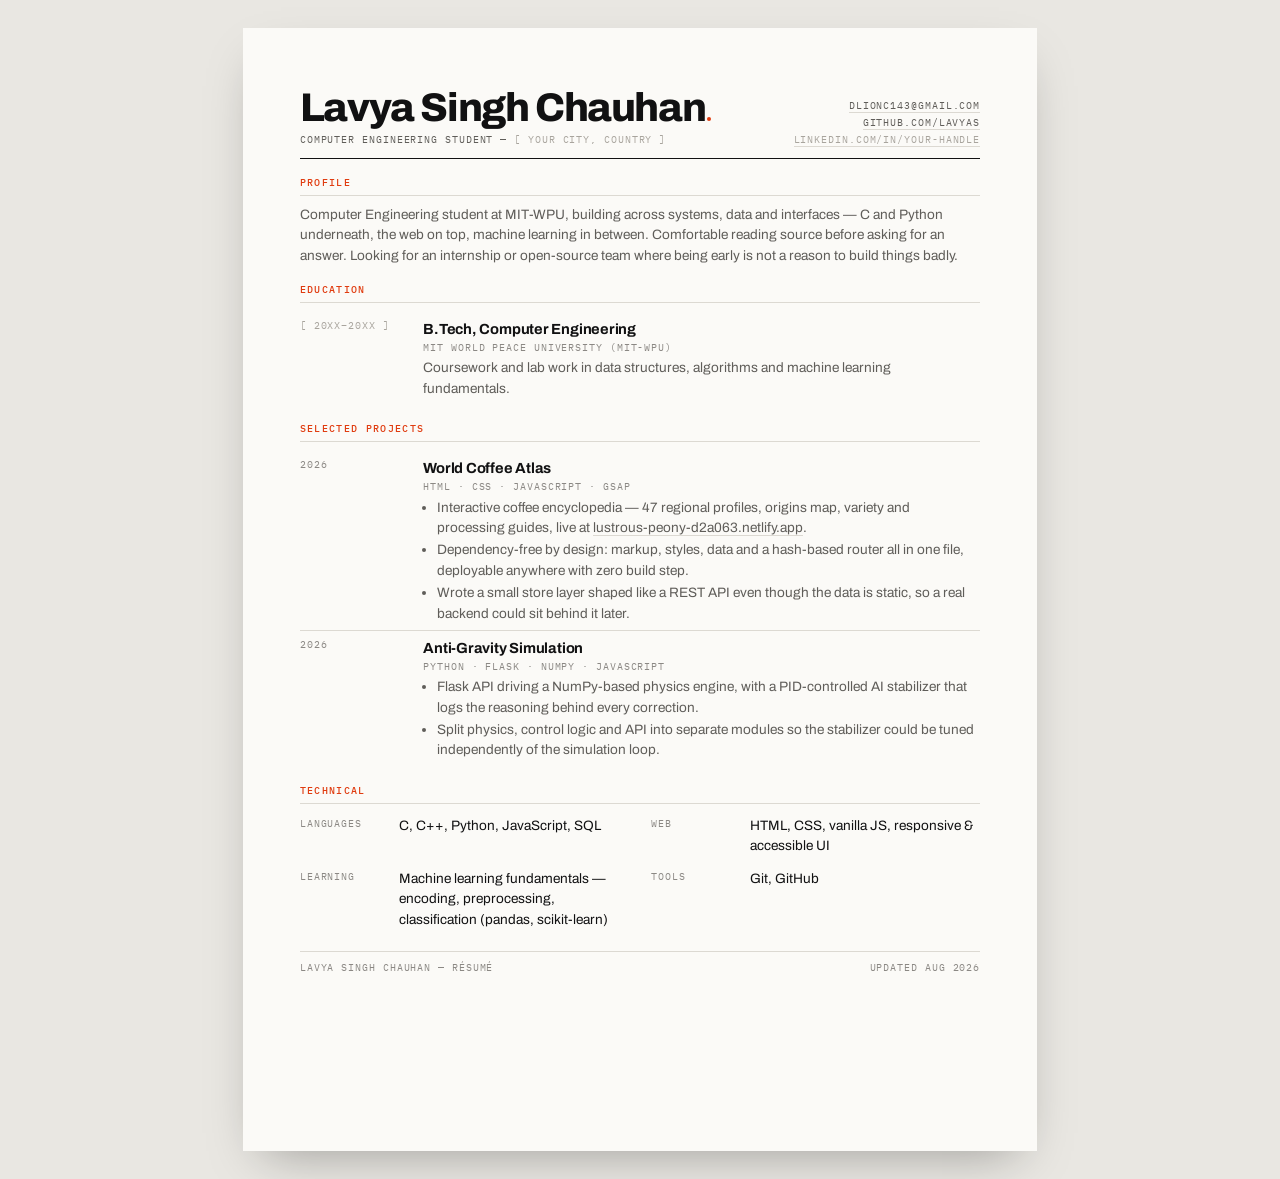
<file: assets/resume.html>
<!doctype html>
<html lang="en">
<head>
<meta charset="utf-8">
<meta name="viewport" content="width=device-width, initial-scale=1">
<title>Lavya Singh Chauhan — Résumé</title>
<meta name="robots" content="noindex">
<link rel="icon" href="data:image/svg+xml,%3Csvg xmlns='http://www.w3.org/2000/svg' viewBox='0 0 32 32'%3E%3Crect width='32' height='32' fill='%230B0B0C'/%3E%3Cpath d='M9 7v18h13' stroke='%23EFEDE8' stroke-width='3.2' fill='none'/%3E%3Ccircle cx='24.5' cy='23.5' r='2.6' fill='%23FF4A1C'/%3E%3C/svg%3E">
<link rel="preconnect" href="https://fonts.googleapis.com">
<link rel="preconnect" href="https://fonts.gstatic.com" crossorigin>
<link rel="stylesheet" href="https://fonts.googleapis.com/css2?family=Archivo:wght@500;700;800&family=IBM+Plex+Mono:wght@400;500&display=swap">
<style>
  /* One page. Print to PDF with Ctrl/Cmd-P, margins "None", background graphics on. */
  :root{
    --ink:#111112; --dim:#5f5d59; --faint:#8b8884;
    --rule:#dcd9d2; --signal:#E03C10; --paper:#FBFAF7;
    --sans:'Archivo','Helvetica Neue',Arial,sans-serif;
    --mono:'IBM Plex Mono',ui-monospace,Menlo,Consolas,monospace;
  }
  *{box-sizing:border-box;margin:0}
  body{
    background:#e9e7e2; color:var(--ink); font-family:var(--sans);
    font-size:10.2pt; line-height:1.5; padding:28px 16px;
    -webkit-font-smoothing:antialiased;
  }
  .sheet{
    width:210mm; min-height:297mm; margin:0 auto; padding:16mm 15mm;
    background:var(--paper); box-shadow:0 20px 50px -20px rgba(0,0,0,.35);
  }
  .mono{font-family:var(--mono);font-size:7.6pt;letter-spacing:.09em;text-transform:uppercase}
  a{color:inherit;text-decoration:none;border-bottom:1px solid var(--rule)}
  a:hover{color:var(--signal);border-color:var(--signal)}

  header{display:flex;align-items:flex-end;justify-content:space-between;gap:20px;
         padding-bottom:10px;border-bottom:1.5px solid var(--ink)}
  h1{font-size:30pt;font-weight:800;letter-spacing:-.035em;line-height:1}
  h1 i{display:inline-block;width:.11em;height:.11em;margin-left:.04em;border-radius:50%;background:var(--signal);font-style:normal}
  .role{color:var(--dim);margin-top:4px}
  .contact{text-align:right;color:var(--dim);display:grid;gap:2px}

  section{margin-top:16px}
  h2{font-family:var(--mono);font-size:7.6pt;font-weight:500;letter-spacing:.13em;
     text-transform:uppercase;color:var(--signal);padding-bottom:5px;
     border-bottom:1px solid var(--rule);margin-bottom:9px}

  .row{display:grid;grid-template-columns:30mm 1fr;gap:10px;padding:6px 0}
  .row + .row{border-top:1px solid var(--rule)}
  .when{color:var(--faint)}
  h3{font-size:11pt;font-weight:700;letter-spacing:-.015em}
  .meta{color:var(--faint);margin-bottom:3px}
  ul{padding-left:14px;margin-top:3px;color:var(--dim)}
  li{margin-top:2px}
  p{color:var(--dim)}

  .grid2{display:grid;grid-template-columns:1fr 1fr;gap:6px 22px}
  .kv{display:grid;grid-template-columns:24mm 1fr;gap:8px;padding:3px 0}
  .kv dt{color:var(--faint);font-family:var(--mono);font-size:7.6pt;letter-spacing:.09em;text-transform:uppercase}

  .slot{color:#a8a49d}
  footer{margin-top:18px;padding-top:8px;border-top:1px solid var(--rule);
         display:flex;justify-content:space-between;color:var(--faint)}

  @media print{
    body{background:none;padding:0}
    .sheet{box-shadow:none;width:auto;min-height:0;padding:12mm 13mm}
    @page{size:A4;margin:0}
  }
  @media (max-width:760px){
    .sheet{width:100%;padding:22px 18px}
    header{flex-direction:column;align-items:flex-start}
    .contact{text-align:left}
    .row{grid-template-columns:1fr;gap:2px}
    .grid2{grid-template-columns:1fr}
  }
</style>
</head>
<body>
<main class="sheet">

  <header>
    <div>
      <h1>Lavya Singh Chauhan<i></i></h1>
      <p class="role mono">Computer Engineering Student — <span class="slot">[ your city, country ]</span></p>
    </div>
    <div class="contact mono">
      <span><a href="mailto:dlionc143@gmail.com">dlionc143@gmail.com</a></span>
      <span><a href="https://github.com/LavyaS">github.com/LavyaS</a></span>
      <span><a href="https://linkedin.com/in/your-handle" class="slot">linkedin.com/in/your-handle</a></span>
    </div>
  </header>

  <section>
    <h2>Profile</h2>
    <p>
      Computer Engineering student at MIT-WPU, building across systems, data and interfaces —
      C and Python underneath, the web on top, machine learning in between. Comfortable
      reading source before asking for an answer. Looking for an internship or open-source
      team where being early is not a reason to build things badly.
    </p>
  </section>

  <section>
    <h2>Education</h2>
    <div class="row">
      <span class="when mono slot">[ 20XX–20XX ]</span>
      <div>
        <h3>B.Tech, Computer Engineering</h3>
        <p class="meta mono">MIT World Peace University (MIT-WPU)</p>
        <p>Coursework and lab work in data structures, algorithms and machine learning fundamentals.</p>
      </div>
    </div>
  </section>

  <section>
    <h2>Selected Projects</h2>

    <div class="row">
      <span class="when mono">2026</span>
      <div>
        <h3>World Coffee Atlas</h3>
        <p class="meta mono">HTML &middot; CSS &middot; JavaScript &middot; GSAP</p>
        <ul>
          <li>Interactive coffee encyclopedia — 47 regional profiles, origins map, variety and processing guides, live at <a href="https://lustrous-peony-d2a063.netlify.app/">lustrous-peony-d2a063.netlify.app</a>.</li>
          <li>Dependency-free by design: markup, styles, data and a hash-based router all in one file, deployable anywhere with zero build step.</li>
          <li>Wrote a small store layer shaped like a REST API even though the data is static, so a real backend could sit behind it later.</li>
        </ul>
      </div>
    </div>

    <div class="row">
      <span class="when mono">2026</span>
      <div>
        <h3>Anti-Gravity Simulation</h3>
        <p class="meta mono">Python &middot; Flask &middot; NumPy &middot; JavaScript</p>
        <ul>
          <li>Flask API driving a NumPy-based physics engine, with a PID-controlled AI stabilizer that logs the reasoning behind every correction.</li>
          <li>Split physics, control logic and API into separate modules so the stabilizer could be tuned independently of the simulation loop.</li>
        </ul>
      </div>
    </div>
  </section>

  <section>
    <h2>Technical</h2>
    <div class="grid2">
      <dl class="kv"><dt>Languages</dt><dd>C, C++, Python, JavaScript, SQL</dd></dl>
      <dl class="kv"><dt>Web</dt><dd>HTML, CSS, vanilla JS, responsive &amp; accessible UI</dd></dl>
      <dl class="kv"><dt>Learning</dt><dd>Machine learning fundamentals — encoding, preprocessing, classification (pandas, scikit-learn)</dd></dl>
      <dl class="kv"><dt>Tools</dt><dd>Git, GitHub</dd></dl>
    </div>
  </section>

<footer class="mono">
    <span>Lavya Singh Chauhan — Résumé</span>
    <span>Updated Aug 2026</span>
  </footer>

</main>
</body>
</html>
</file>
<file: css/main.css>
/* ═══════════════════════════════════════════════════════════════
   LAVYA — SPECIMEN SHEET
   A portfolio built like a technical specification document.

   01  Tokens
   02  Reset & base
   03  Typography primitives
   04  Layout primitives
   05  Chrome  (skip, gridlines, progress, topbar, rail)
   06  Buttons & links
   07  Hero
   08  Work
   09  Approach
   10  Stack
   11  Trajectory
   12  Footer
   13  Command palette
   14  Motion & reveal
   15  Responsive
   16  Reduced motion / print / forced colors
   ═══════════════════════════════════════════════════════════════ */


/* ── 01  TOKENS ──────────────────────────────────────────────── */

:root {
  /* Ink & paper. Warm off-white on a near-black that isn't pure #000 —
     pure black clips on OLED and kills the hairlines. */
  --ink:          #0B0B0C;
  --ink-raised:   #101012;
  --ink-sunk:     #080809;
  --paper:        #EFEDE8;
  --paper-dim:    #96938D;
  --paper-faint:  #7C7A75;   /* 4.7:1 on --ink — metadata must stay legible */

  --rule:         rgba(239, 237, 232, 0.13);
  --rule-soft:    rgba(239, 237, 232, 0.07);
  --rule-hard:    rgba(239, 237, 232, 0.26);

  /* One accent. Signal vermilion — safety markings, Swiss posters. */
  --signal:       #FF4A1C;
  --signal-soft:  rgba(255, 74, 28, 0.16);
  --signal-line:  rgba(255, 74, 28, 0.42);

  /* Type */
  --font-display: 'Archivo', 'Helvetica Neue', Helvetica, Arial, sans-serif;
  --font-serif:   'Newsreader', Georgia, 'Times New Roman', serif;
  --font-mono:    'IBM Plex Mono', ui-monospace, SFMono-Regular, Menlo, Consolas, monospace;

  --fs-display: clamp(2.9rem, 10.2vw, 8.4rem);
  --fs-h2:      clamp(2.4rem, 6vw, 5rem);
  --fs-h3:      clamp(1.5rem, 3.1vw, 2.5rem);
  --fs-lede:    clamp(1.18rem, 1.9vw, 1.6rem);
  --fs-body:    clamp(1rem, 1.15vw, 1.1rem);
  --fs-mono:    0.735rem;
  --fs-micro:   0.68rem;

  /* Space */
  --gutter:  clamp(20px, 5.2vw, 76px);
  /* The index gutter every section aligns to. Single source of truth. */
  --col-idx: 4.5rem;
  --col-gap: clamp(16px, 2.4vw, 40px);
  --maxw:    1420px;
  --section: clamp(88px, 13vh, 168px);

  --topbar-h: 66px;

  /* Motion */
  --ease:      cubic-bezier(0.22, 1, 0.36, 1);
  --ease-io:   cubic-bezier(0.65, 0, 0.35, 1);
  --dur:       0.62s;
  --dur-fast:  0.24s;
}


/* ── 02  RESET & BASE ────────────────────────────────────────── */

*, *::before, *::after { box-sizing: border-box; }

* { margin: 0; }

html {
  -webkit-text-size-adjust: 100%;
  scroll-behavior: smooth;
}

body {
  background: var(--ink);
  color: var(--paper);
  font-family: var(--font-serif);
  font-size: var(--fs-body);
  font-weight: 300;
  line-height: 1.62;
  font-optical-sizing: auto;
  -webkit-font-smoothing: antialiased;
  -moz-osx-font-smoothing: grayscale;
  overflow-x: clip;
  /* Faint page-wide texture: a single 1px horizontal baseline field.
     Reads as engineering paper, costs nothing. */
  background-image: repeating-linear-gradient(
    to bottom,
    transparent 0 63px,
    var(--rule-soft) 63px 64px
  );
  background-attachment: fixed;
}

img, svg, video { display: block; max-width: 100%; }

button { font: inherit; color: inherit; background: none; border: 0; padding: 0; cursor: pointer; }

a { color: inherit; text-decoration: none; }

ul, ol { list-style: none; padding: 0; }

::selection { background: var(--signal); color: var(--ink); }

:focus-visible {
  outline: 2px solid var(--signal);
  outline-offset: 3px;
  border-radius: 1px;
}
:focus:not(:focus-visible) { outline: none; }

/* Section anchor offset for the fixed topbar */
[id] { scroll-margin-top: calc(var(--topbar-h) + 28px); }


/* ── 03  TYPOGRAPHY PRIMITIVES ───────────────────────────────── */

.mono {
  font-family: var(--font-mono);
  font-size: var(--fs-mono);
  font-weight: 400;
  letter-spacing: 0.08em;
  text-transform: uppercase;
  line-height: 1.5;
}

/* Announced by screen readers, invisible on screen. */
.vh {
  position: absolute;
  width: 1px; height: 1px;
  margin: -1px; padding: 0;
  overflow: hidden;
  clip-path: inset(50%);
  white-space: nowrap;
  border: 0;
}

.dim   { color: var(--paper-dim); }
.faint { color: var(--paper-faint); }

.idx {
  font-family: var(--font-mono);
  font-size: var(--fs-mono);
  color: var(--signal);
  letter-spacing: 0.1em;
  font-weight: 500;
}

h1, h2, h3, h4 {
  font-family: var(--font-display);
  font-weight: 700;
  line-height: 1.02;
  letter-spacing: -0.03em;
  text-wrap: balance;
}

em { font-style: italic; }

kbd {
  font-family: var(--font-mono);
  font-size: 0.66rem;
  letter-spacing: 0.04em;
  padding: 2px 5px;
  border: 1px solid var(--rule);
  border-radius: 3px;
  color: var(--paper-dim);
  background: rgba(239, 237, 232, 0.04);
  text-transform: none;
}


/* ── 04  LAYOUT PRIMITIVES ───────────────────────────────────── */

.wrap {
  width: 100%;
  max-width: var(--maxw);
  margin-inline: auto;
  padding-inline: var(--gutter);
}

.section {
  position: relative;
  padding-block: var(--section);
  border-top: 1px solid var(--rule);
}

.section--alt { background: var(--ink-sunk); }

/* Section header: index / title / note, on a 12-col-aware layout */
.shead {
  display: grid;
  grid-template-columns: var(--col-idx) minmax(0, 1fr);
  column-gap: var(--col-gap);
  align-items: start;
  margin-bottom: clamp(48px, 7vw, 96px);
}

.shead .idx {
  padding-top: 0.85rem;
  border-top: 1px solid var(--signal-line);
}

.shead h2 {
  font-size: var(--fs-h2);
  letter-spacing: -0.042em;
  padding-top: 0.62rem;
  border-top: 1px solid var(--rule-hard);
  grid-column: 2;
}

.shead__note {
  grid-column: 2;
  max-width: 46ch;
  margin-top: 1.15rem;
  color: var(--paper-dim);
  font-size: 1.02rem;
  line-height: 1.6;
  text-wrap: pretty;
}

.rule-h {
  flex: 1;
  height: 1px;
  background: var(--rule);
  min-width: 24px;
}


/* ── 05  CHROME ──────────────────────────────────────────────── */

/* Skip link */
.skip {
  position: fixed;
  top: 12px; left: 12px;
  z-index: 200;
  transform: translateY(-160%);
  background: var(--signal);
  color: var(--ink);
  padding: 10px 16px;
  font-family: var(--font-mono);
  font-size: var(--fs-mono);
  text-transform: uppercase;
  letter-spacing: 0.08em;
  transition: transform var(--dur-fast) var(--ease);
}
.skip:focus { transform: translateY(0); }
/* The default signal ring would sit vermilion-on-vermilion here. */
.skip:focus-visible { outline: 2px solid var(--paper); outline-offset: 2px; }

/* Drafting grid overlay — easter egg, toggled with G */
.gridlines {
  position: fixed;
  inset: 0;
  z-index: 90;
  pointer-events: none;
  display: grid;
  grid-template-columns: repeat(12, 1fr);
  gap: 0;
  width: 100%;
  max-width: var(--maxw);
  margin-inline: auto;
  padding-inline: var(--gutter);
  opacity: 0;
  transition: opacity var(--dur-fast) linear;
}
.gridlines i {
  border-left: 1px solid var(--signal-line);
  background: rgba(255, 74, 28, 0.035);
}
.gridlines i:last-child { border-right: 1px solid var(--signal-line); }
body.show-grid .gridlines { opacity: 1; }

/* Scroll progress — a hairline on the right edge */
.progress {
  position: fixed;
  top: 0; right: 0; bottom: 0;
  width: 1px;
  background: var(--rule-soft);
  z-index: 95;
  pointer-events: none;
}
.progress span {
  display: block;
  width: 100%;
  height: 0%;
  background: var(--signal);
  transform-origin: top;
}

/* Topbar */
.topbar {
  position: fixed;
  top: 0; left: 0; right: 0;
  z-index: 100;
  height: var(--topbar-h);
  display: flex;
  align-items: center;
  gap: clamp(16px, 3vw, 48px);
  padding-inline: var(--gutter);
  border-bottom: 1px solid transparent;
  transition: background var(--dur-fast) linear,
              border-color var(--dur-fast) linear,
              backdrop-filter var(--dur-fast) linear;
}
.topbar[data-stuck="true"] {
  background: rgba(11, 11, 12, 0.82);
  backdrop-filter: saturate(140%) blur(14px);
  -webkit-backdrop-filter: saturate(140%) blur(14px);
  border-bottom-color: var(--rule);
}

.mark {
  display: inline-flex;
  align-items: baseline;
  gap: 5px;
  font-family: var(--font-display);
  font-weight: 700;
  font-size: 1.02rem;
  letter-spacing: -0.02em;
  margin-right: auto;
}
.mark__dot {
  width: 5px; height: 5px;
  border-radius: 50%;
  background: var(--signal);
  translate: 0 -1px;
}
.mark:hover .mark__dot { animation: pulse 1.4s var(--ease-io) infinite; }
@keyframes pulse {
  0%, 100% { opacity: 1; transform: scale(1); }
  50%      { opacity: 0.45; transform: scale(0.72); }
}

.topnav { display: flex; gap: clamp(14px, 2vw, 30px); }
.topnav a {
  position: relative;
  font-family: var(--font-mono);
  font-size: var(--fs-mono);
  letter-spacing: 0.07em;
  text-transform: uppercase;
  color: var(--paper-dim);
  padding-block: 6px;
  transition: color var(--dur-fast) var(--ease);
}
.topnav a::after {
  content: "";
  position: absolute;
  left: 0; bottom: 0;
  width: 100%; height: 1px;
  background: var(--signal);
  transform: scaleX(0);
  transform-origin: left;
  transition: transform var(--dur-fast) var(--ease);
}
.topnav a:hover { color: var(--paper); }
.topnav a:hover::after,
.topnav a[data-active="true"]::after { transform: scaleX(1); }
.topnav a[data-active="true"] { color: var(--paper); }

.topbar__end { display: flex; align-items: center; gap: 10px; }

.key {
  display: inline-flex;
  align-items: center;
  gap: 8px;
  padding: 6px 9px 6px 11px;
  border: 1px solid var(--rule);
  border-radius: 4px;
  color: var(--paper-dim);
  transition: border-color var(--dur-fast) var(--ease), color var(--dur-fast) var(--ease);
}
.key:hover { border-color: var(--rule-hard); color: var(--paper); }
.key__label {
  font-family: var(--font-mono);
  font-size: var(--fs-mono);
  letter-spacing: 0.07em;
  text-transform: uppercase;
}
.key__combo {
  border: 0;
  background: none;
  padding: 0;
  font-size: 0.66rem;
  color: var(--paper-faint);
}

/* Ambient section rail */
.rail {
  position: fixed;
  left: 24px;
  top: 50%;
  translate: 0 -50%;
  z-index: 80;
}
.rail ol { display: grid; gap: 14px; }
.rail a {
  display: flex;
  align-items: center;
  gap: 10px;
  font-family: var(--font-mono);
  font-size: var(--fs-micro);
  letter-spacing: 0.1em;
  color: var(--paper-faint);
  transition: color var(--dur-fast) var(--ease);
}
.rail b { font-weight: 400; }
.rail span {
  text-transform: uppercase;
  opacity: 0;
  translate: -6px 0;
  transition: opacity var(--dur-fast) var(--ease), translate var(--dur-fast) var(--ease);
}
.rail a:hover, .rail a:focus-visible { color: var(--paper); }
.rail a:hover span, .rail a:focus-visible span { opacity: 1; translate: 0 0; }
.rail a[data-active="true"] { color: var(--signal); }
.rail a[data-active="true"] b { position: relative; }
.rail a[data-active="true"] b::before {
  content: "";
  position: absolute;
  left: -14px; top: 50%;
  width: 8px; height: 1px;
  background: var(--signal);
}


/* ── 06  BUTTONS & LINKS ─────────────────────────────────────── */

.cta {
  --cta-fg: var(--ink);
  --cta-bg: var(--paper);
  position: relative;
  display: inline-flex;
  align-items: center;
  gap: 10px;
  padding: 13px 22px;
  background: var(--cta-bg);
  color: var(--cta-fg);
  font-family: var(--font-mono);
  font-size: var(--fs-mono);
  letter-spacing: 0.09em;
  text-transform: uppercase;
  border: 1px solid var(--paper);
  overflow: hidden;
  will-change: transform;
  transition: transform 0.35s var(--ease), background var(--dur-fast) var(--ease),
              color var(--dur-fast) var(--ease), border-color var(--dur-fast) var(--ease);
}
.cta svg { transition: translate 0.3s var(--ease); }
.cta:hover { background: var(--signal); border-color: var(--signal); color: var(--ink); }
.cta:hover svg { translate: 0 3px; }

.cta--ghost {
  background: transparent;
  color: var(--paper);
  border-color: var(--rule-hard);
}
.cta--ghost:hover { background: transparent; color: var(--signal); border-color: var(--signal); }

.cta--sm { padding: 9px 15px; }


/* ── 07  HERO ────────────────────────────────────────────────── */

.hero {
  position: relative;
  min-height: 100vh;
  min-height: 100svh;
  display: flex;
  align-items: center;
  padding-top: calc(var(--topbar-h) + 40px);
  padding-bottom: 56px;
  overflow: hidden;
}

/* The grid is always there. The cursor reveals it. */
.field {
  position: absolute;
  inset: 0;
  pointer-events: none;
  overflow: hidden;   /* the grid layer is inset -2px; clip it here so it
                         cannot leak once the hero stops clipping on mobile */
  z-index: 0;
}
.field__grid {
  position: absolute;
  inset: -2px;
  background-image:
    linear-gradient(to right,  var(--rule-hard) 1px, transparent 1px),
    linear-gradient(to bottom, var(--rule-hard) 1px, transparent 1px);
  background-size: 64px 64px;
  /* Fallback (no pointer / reduced motion): a soft static vignette of grid */
  -webkit-mask-image: radial-gradient(120% 90% at 50% 40%, #000 0%, transparent 72%);
          mask-image: radial-gradient(120% 90% at 50% 40%, #000 0%, transparent 72%);
  opacity: 0.14;
}
/* Cursor-tracked reveal, enabled by JS on fine pointers */
body[data-field="on"] .field__grid {
  opacity: 0.65;
  --mx: 50%;
  --my: 40%;
  -webkit-mask-image: radial-gradient(260px 260px at var(--mx) var(--my), #000 0%, rgba(0,0,0,0.35) 45%, transparent 70%);
          mask-image: radial-gradient(260px 260px at var(--mx) var(--my), #000 0%, rgba(0,0,0,0.35) 45%, transparent 70%);
}

.hero__wrap { position: relative; z-index: 1; width: 100%; }

.hero__eyebrow {
  display: flex;
  align-items: center;
  gap: 14px;
  color: var(--paper-dim);
  margin-bottom: clamp(24px, 4vh, 46px);
  max-width: 340px;
}

.hero__title {
  font-size: var(--fs-display);
  font-weight: 800;
  line-height: 0.855;
  letter-spacing: -0.05em;
  text-transform: uppercase;
  margin-bottom: clamp(32px, 4.6vh, 58px);
}
.hero__line { display: block; }
.hero__line--hollow {
  color: transparent;
  -webkit-text-stroke: 1.4px var(--paper);
  padding-left: 0.055em;   /* optical: outlined type reads lighter/narrower */
}
.hero__line--hollow .stop {
  display: inline-block;
  width: 0.135em;
  height: 0.135em;
  margin-left: 0.055em;
  border-radius: 50%;
  background: var(--signal);
  -webkit-text-stroke: 0;
}

.hero__grid {
  display: grid;
  grid-template-columns: minmax(0, 0.9fr) minmax(0, 1.1fr);
  gap: clamp(28px, 5vw, 88px);
  align-items: start;
  border-top: 1px solid var(--rule);
  padding-top: clamp(22px, 3vh, 34px);
}

.hero__spec { display: grid; gap: 9px; align-content: start; }
.hero__spec > div {
  display: grid;
  grid-template-columns: 5.6rem minmax(0, 1fr);
  gap: 12px;
}
.hero__spec dt { color: var(--paper-faint); }
.hero__spec dd { color: var(--paper-dim); text-transform: none; letter-spacing: 0.04em; }

.live {
  display: inline-block;
  width: 6px; height: 6px;
  border-radius: 50%;
  background: var(--signal);
  margin-right: 8px;
  translate: 0 -1px;
  box-shadow: 0 0 0 0 var(--signal-soft);
  animation: beacon 2.6s var(--ease-io) infinite;
}
@keyframes beacon {
  0%   { box-shadow: 0 0 0 0 rgba(255, 74, 28, 0.5); }
  70%  { box-shadow: 0 0 0 7px rgba(255, 74, 28, 0); }
  100% { box-shadow: 0 0 0 0 rgba(255, 74, 28, 0); }
}

.hero__lead { max-width: 54ch; }
.hero__lead p { font-size: var(--fs-lede); line-height: 1.5; text-wrap: pretty; }
.hero__lead p + p { margin-top: 0.85rem; font-size: 1.02rem; }

.hero__actions {
  display: flex;
  flex-wrap: wrap;
  gap: 12px;
  margin-top: clamp(24px, 3.4vh, 40px);
}


/* ── 08  CASE-STUDY FIELDS ───────────────────────────────────── */
/* Shared by both project takeovers in scenes.css. */

.field-block h3, .field-block h4 {
  font-family: var(--font-mono);
  font-size: var(--fs-micro);
  font-weight: 500;
  letter-spacing: 0.11em;
  text-transform: uppercase;
  color: var(--signal);
  padding-bottom: 0.55rem;
  margin-bottom: 0.7rem;
  border-bottom: 1px solid var(--rule);
}
.field-block p, .field-block li {
  color: var(--paper-dim);
  font-size: 0.98rem;
  line-height: 1.62;
  text-wrap: pretty;
}
.field-block ul { display: grid; gap: 0.55rem; }
.field-block li { position: relative; padding-left: 18px; }
.field-block li::before {
  content: "";
  position: absolute;
  left: 0; top: 0.72em;
  width: 8px; height: 1px;
  background: var(--signal);
}

.more {
  margin-top: clamp(32px, 4vw, 56px);
  margin-left: calc(var(--col-idx) + var(--col-gap));
}
.more a {
  color: var(--paper-dim);
  border-bottom: 1px solid var(--rule);
  padding-bottom: 4px;
  transition: color var(--dur-fast) var(--ease), border-color var(--dur-fast) var(--ease);
}
.more a:hover { color: var(--signal); border-color: var(--signal); }


/* ── 09  APPROACH ────────────────────────────────────────────── */

.approach {
  display: grid;
  grid-template-columns: var(--col-idx) minmax(0, 1.35fr) minmax(0, 0.75fr);
  column-gap: var(--col-gap);
  row-gap: 48px;
}
.approach__prose { grid-column: 2; max-width: 62ch; }
.approach__prose p { text-wrap: pretty; }
.approach__prose p + p { margin-top: 1.35rem; }
.approach__prose .lede {
  font-size: var(--fs-lede);
  line-height: 1.5;
  color: var(--paper);
}
.approach__prose p:not(.lede) { color: var(--paper-dim); }
.approach__prose em { color: var(--paper); }

.notes {
  grid-column: 3;
  align-self: start;
  position: sticky;
  top: calc(var(--topbar-h) + 40px);
  padding-left: clamp(0px, 2.2vw, 34px);
}
.notes__h {
  color: var(--signal);
  padding-bottom: 0.6rem;
  border-bottom: 1px solid var(--signal-line);
  margin-bottom: 1.1rem;
  font-weight: 500;
}
.notes dl { display: grid; gap: 1.05rem; }
.notes dt { font-family: var(--font-mono); font-size: var(--fs-micro); letter-spacing: 0.1em;
            text-transform: uppercase; color: var(--paper-faint); margin-bottom: 3px; }
.notes dd { color: var(--paper-dim); font-size: 0.98rem; line-height: 1.5; }


/* ── 10  STACK ───────────────────────────────────────────────── */

.stack {
  display: grid;
  grid-template-columns: var(--col-idx) minmax(0, 1fr);
  column-gap: var(--col-gap);
}
.stack__cols {
  grid-column: 2;
  display: grid;
  grid-template-columns: repeat(4, minmax(0, 1fr));
  gap: clamp(20px, 3vw, 56px);
  border-top: 1px solid var(--rule);
  padding-top: 26px;
}
.stack__group h3 {
  font-family: var(--font-mono);
  font-size: var(--fs-micro);
  font-weight: 500;
  letter-spacing: 0.11em;
  text-transform: uppercase;
  color: var(--paper-faint);
  margin-bottom: 1.1rem;
}
.stack__group ul { display: grid; gap: 2px; }

.tech {
  display: block;
  width: 100%;
  text-align: left;
  font-family: var(--font-display);
  font-weight: 600;
  font-size: clamp(1.35rem, 2.2vw, 1.95rem);
  letter-spacing: -0.03em;
  color: var(--paper);
  padding: 4px 0;
  position: relative;
  transition: color var(--dur-fast) var(--ease), translate 0.3s var(--ease);
}
.tech::after {
  content: "";
  position: absolute;
  left: 0; bottom: 2px;
  width: 0; height: 1px;
  background: var(--signal);
  transition: width 0.35s var(--ease);
}
.tech:hover, .tech:focus-visible { color: var(--signal); translate: 5px 0; }
.tech:hover::after, .tech:focus-visible::after { width: 100%; }
.tech--soon { color: var(--paper-faint); }

.stack__note {
  grid-column: 2;
  margin-top: 30px;
  padding-top: 18px;
  border-top: 1px solid var(--rule);
  min-height: 3.4rem;
}
.stack__note span {
  display: block;
  max-width: 62ch;
  color: var(--paper);
  text-transform: none;
  letter-spacing: 0.02em;
  font-size: 0.85rem;
  line-height: 1.6;
}


/* ── 12  FOOTER ──────────────────────────────────────────────── */

.footer {
  border-top: 1px solid var(--rule);
  padding-top: var(--section);
  padding-bottom: 40px;
  background: var(--ink);
}
/* The footer breaks the section grid on purpose: one flush left edge for the
   finale, with the index stacked above rather than set into a gutter column. */
.shead--footer {
  display: block;
  border-top: 1px solid var(--rule-hard);
  padding-top: 0.8rem;
  margin-bottom: clamp(30px, 4vw, 48px);
}
.shead--footer .idx { display: block; border-top: 0; padding-top: 0; margin-bottom: 10px; }
.shead--footer h2   { border-top: 0; padding-top: 0; }

.footer__statement {
  font-family: var(--font-display);
  font-weight: 600;
  font-size: clamp(1.7rem, 3.6vw, 3.1rem);
  line-height: 1.1;
  letter-spacing: -0.035em;
  max-width: 20ch;
  margin-bottom: clamp(40px, 6vw, 76px);
  text-wrap: balance;
}
/* Serif italic against the grotesk — a real italic, not a synthesised
   oblique, and it puts both typefaces in the closing line. */
.footer__statement em {
  color: var(--signal);
  font-family: var(--font-serif);
  font-weight: 300;
  font-style: italic;
  letter-spacing: -0.01em;
  font-size: 1.06em;
}

.footer__mail {
  display: block;
  font-family: var(--font-display);
  font-weight: 700;
  font-size: clamp(1.55rem, 6.6vw, 5.4rem);
  letter-spacing: -0.045em;
  line-height: 1;
  padding-block: clamp(18px, 2.6vw, 30px);
  border-top: 1px solid var(--rule-hard);
  border-bottom: 1px solid var(--rule-hard);
  overflow: hidden;
  white-space: nowrap;
  will-change: transform;
}
.footer__mail span {
  display: inline-block;
  transition: translate 0.45s var(--ease), color 0.45s var(--ease);
}
.footer__mail:hover span { color: var(--signal); translate: 14px 0; }

.footer__grid {
  display: grid;
  grid-template-columns: minmax(0, 1fr) minmax(0, 1fr);
  gap: clamp(30px, 5vw, 80px);
  padding-block: clamp(44px, 6vw, 80px);
}

.footer__links { display: grid; align-content: start; }
.footer__links a {
  display: flex;
  align-items: baseline;
  gap: 14px;
  padding-block: 13px;
  border-bottom: 1px solid var(--rule);
  font-family: var(--font-display);
  font-weight: 500;
  font-size: 1.12rem;
  letter-spacing: -0.015em;
  transition: color var(--dur-fast) var(--ease), padding-left 0.35s var(--ease);
}
.footer__links a .mono { color: var(--paper-faint); }
.footer__links a i { margin-left: auto; font-style: normal; color: var(--paper-faint);
                     transition: translate 0.3s var(--ease), color var(--dur-fast) var(--ease); }
.footer__links a:hover { color: var(--signal); padding-left: 10px; }
.footer__links a:hover i { color: var(--signal); translate: 3px -3px; }

.colophon { align-self: start; max-width: 44ch; }
.colophon h3 {
  font-family: var(--font-mono);
  font-size: var(--fs-micro);
  font-weight: 500;
  letter-spacing: 0.11em;
  text-transform: uppercase;
  color: var(--signal);
  padding-bottom: 0.6rem;
  border-bottom: 1px solid var(--rule);
  margin-bottom: 1rem;
}
.colophon p {
  text-transform: none;
  letter-spacing: 0.02em;
  font-size: 0.78rem;
  line-height: 1.75;
  color: var(--paper-dim);
}
.colophon p + p { margin-top: 0.8rem; }

.footer__base {
  display: flex;
  flex-wrap: wrap;
  gap: 16px 30px;
  align-items: center;
  padding-top: 22px;
  border-top: 1px solid var(--rule);
  color: var(--paper-faint);
}
.footer__top { margin-left: auto; transition: color var(--dur-fast) var(--ease); }
.footer__top:hover { color: var(--signal); }


/* ── 13  COMMAND PALETTE ─────────────────────────────────────── */

.palette {
  position: fixed;
  inset: 0;
  z-index: 150;
  display: grid;
  place-items: start center;
  padding: clamp(60px, 14vh, 160px) 20px 20px;
}
.palette[hidden] { display: none; }

.palette__scrim {
  position: absolute;
  inset: 0;
  background: rgba(8, 8, 9, 0.74);
  backdrop-filter: blur(4px);
  -webkit-backdrop-filter: blur(4px);
  animation: fade 0.2s var(--ease);
}
@keyframes fade { from { opacity: 0; } }

.palette__panel {
  position: relative;
  width: min(560px, 100%);
  background: var(--ink-raised);
  border: 1px solid var(--rule-hard);
  box-shadow: 0 40px 90px -30px rgba(0, 0, 0, 0.9);
  animation: rise 0.28s var(--ease);
}
@keyframes rise { from { opacity: 0; translate: 0 -10px; } }

.palette__search {
  display: flex;
  align-items: center;
  gap: 12px;
  padding: 15px 16px;
  border-bottom: 1px solid var(--rule);
}
.palette__search input {
  flex: 1;
  background: none;
  border: 0;
  outline: none;
  color: var(--paper);
  font-family: var(--font-mono);
  font-size: 0.86rem;
  letter-spacing: 0.02em;
}
.palette__search input::placeholder { color: var(--paper-faint); }

.palette__list { max-height: min(60vh, 460px); overflow-y: auto; padding: 6px; }
.palette__list li {
  display: flex;
  align-items: center;
  gap: 12px;
  padding: 10px 12px;
  cursor: pointer;
  font-family: var(--font-mono);
  font-size: var(--fs-mono);
  letter-spacing: 0.05em;
  color: var(--paper-dim);
  border-radius: 2px;
}
.palette__list li b { font-weight: 400; color: var(--paper-faint); }
.palette__list li em { font-style: normal; margin-left: auto; color: var(--paper-faint); font-size: var(--fs-micro); }
.palette__list li[aria-selected="true"] {
  background: var(--signal-soft);
  color: var(--paper);
  box-shadow: inset 2px 0 0 var(--signal);
}
.palette__list li[aria-selected="true"] b  { color: var(--signal); }
.palette__list li[aria-selected="true"] em { color: var(--paper-dim); }
.palette__empty { padding: 22px 14px; color: var(--paper-faint); font-family: var(--font-mono); font-size: var(--fs-mono); }

.palette__foot {
  display: flex;
  gap: 18px;
  padding: 11px 16px;
  border-top: 1px solid var(--rule);
  color: var(--paper-faint);
  font-size: var(--fs-micro);
}
.palette__foot kbd { margin-right: 4px; }

body.palette-open { overflow: hidden; }


/* ── 14  MOTION & REVEAL ─────────────────────────────────────── */

[data-reveal] {
  opacity: 0;
  translate: 0 18px;
  transition: opacity 0.75s var(--ease), translate 0.75s var(--ease);
  transition-delay: calc(var(--i, 0) * 70ms);
}
[data-reveal].is-in { opacity: 1; translate: 0 0; }

/* Content must never depend on JavaScript running. */
.no-js [data-reveal] { opacity: 1; translate: none; }


/* ── 15  RESPONSIVE ──────────────────────────────────────────── */

@media (max-width: 1400px) {
  .rail { display: none; }
}

@media (max-width: 1080px) {
  .stack__cols { grid-template-columns: repeat(2, minmax(0, 1fr)); row-gap: 40px; }
  .approach { grid-template-columns: 4.5rem minmax(0, 1fr); }
  .approach__prose, .notes { grid-column: 2; }
  .notes { position: static; padding-top: 34px; padding-left: 0; border-top: 1px solid var(--rule); }
  .notes dl { grid-template-columns: repeat(2, minmax(0, 1fr)); gap: 1.4rem 2rem; }
}

@media (max-width: 900px) {
  .topnav { display: none; }
  .key__label { display: none; }
  .key { padding: 7px 10px; }

  .hero__grid { grid-template-columns: minmax(0, 1fr); gap: 30px; }
  .hero__lead { max-width: none; }

  .footer__grid { grid-template-columns: minmax(0, 1fr); }
}

@media (max-width: 720px) {
  :root { --topbar-h: 58px; --col-idx: 0px; --col-gap: 0px; }

  body { background-image: none; }

  .shead,
  .stack,
  .approach,
  .approach { grid-template-columns: minmax(0, 1fr); }

  .shead .idx { border-top: 0; padding-top: 0; margin-bottom: 12px; }
  .shead h2 { grid-column: 1; }
  .shead__note { grid-column: 1; }

  .stack__cols, .stack__note, .approach__prose, .notes,
  .more { margin-left: 0; }

  .stack__cols { grid-template-columns: minmax(0, 1fr); gap: 34px; }
  .notes dl { grid-template-columns: minmax(0, 1fr); }

  .hero__spec > div { grid-template-columns: 4.6rem minmax(0, 1fr); }

  .hero__actions .cta { flex: 1 1 auto; justify-content: center; }

  .footer__mail { white-space: normal; word-break: break-word; letter-spacing: -0.03em; }
  .footer__base { font-size: var(--fs-micro); }
  .footer__top { margin-left: 0; width: 100%; }

  .field__grid { background-size: 46px 46px; }
}

@media (max-width: 420px) {
  .hero__title { letter-spacing: -0.04em; }
  .hero__line--hollow { -webkit-text-stroke-width: 1px; }
}

/* Coarse pointers: no hover affordances that can get stuck */
@media (hover: none) {
  .manifest__row:hover::before { opacity: 0; }
}


/* ── 16  REDUCED MOTION / PRINT / FORCED COLORS ──────────────── */

@media (prefers-reduced-motion: reduce) {
  html { scroll-behavior: auto; }

  *, *::before, *::after {
    animation-duration: 0.001ms !important;
    animation-iteration-count: 1 !important;
    transition-duration: 0.001ms !important;
    scroll-behavior: auto !important;
  }

  [data-reveal] { opacity: 1; translate: none; }

  /* Keep the state changes, drop the travel */
  .tech:hover, .tech:focus-visible,
  .footer__mail:hover span,
  .footer__links a:hover { translate: none; }
  .footer__links a:hover { padding-left: 0; }

  .live { animation: none; }

}

@media (forced-colors: active) {
  .hero__line--hollow { -webkit-text-stroke: 0; color: CanvasText; }
  .cta, .key, .palette__panel { border: 1px solid ButtonBorder; }
  .field, .gridlines { display: none; }
}

@media print {
  .topbar, .rail, .progress, .palette, .field, .gridlines, .skip { display: none !important; }
  body { background: #fff; color: #000; }
  .hero { min-height: auto; }
  .hero__line--hollow { -webkit-text-stroke: 0; color: #000; }
  a[href^="http"]::after { content: " (" attr(href) ")"; font-size: 0.7em; }
}
</file>
<file: css/scenes.css>
/* ═══════════════════════════════════════════════════════════════
   LAVYA — scenes.css
   Scroll choreography, project takeovers, cursor.

   Loaded after main.css. Extends the same token system — no new
   colours, no new typefaces. Motion only.

   Every scene element carries --p (0 → 1), written once per frame
   by js/scenes.js. CSS reads it; JS never touches layout properties.

   01  Scene primitives
   02  Hero choreography
   03  Text reveals
   04  Navigation transformation
   05  Work manifest
   06  Takeover shell
   07  Atlas — coffee belt
   08  Simulation — canvas + telemetry
   09  Exploring
   10  Custom cursor
   11  Responsive
   12  Reduced motion / forced colors / print
   ═══════════════════════════════════════════════════════════════ */


/* ── 01  SCENE PRIMITIVES ────────────────────────────────────── */

[data-scene] { --p: 0; }

/* A scene is a scroll runway; its child sticks for the duration. */
.tk__stagewrap {
  position: relative;
  height: 220vh;
}

.tk__stage {
  position: sticky;
  top: 0;
  height: 100vh;
  height: 100svh;
  overflow: hidden;
  display: grid;
  place-items: center;
  isolation: isolate;
}


/* ── 02  HERO CHOREOGRAPHY ───────────────────────────────────── */

/* Override main.css: the hero becomes a runway with a pinned frame. */
.hero {
  height: 168vh;
  min-height: 0;
  display: block;
  padding: 0;
  overflow: visible;      /* sticky child needs a non-clipping ancestor */
}

.hero__pin {
  position: sticky;
  top: 0;
  height: 100vh;
  height: 100svh;
  display: flex;
  align-items: center;
  overflow: hidden;
  padding-top: calc(var(--topbar-h) + 24px);
  padding-bottom: 72px;
}

.hero__wrap { will-change: transform; }

/* Layers move at different rates — that difference is the parallax. */
.hero__eyebrow {
  transform: translate3d(0, calc(var(--p) * -3vh), 0);
  opacity: calc(1 - var(--p) * 2.4);
}

.hero__title {
  transform: translate3d(0, calc(var(--p) * -5vh), 0) scale(calc(1 - var(--p) * 0.09));
  transform-origin: 0% 50%;
  opacity: calc(1 - var(--p) * 1.15);
}

.hero__grid {
  transform: translate3d(0, calc(var(--p) * -11vh), 0);
  opacity: calc(1 - var(--p) * 1.9);
}

.hero__spec  { transform: translate3d(0, calc(var(--p) * -3.5vh), 0); }
.hero__lead  { transform: translate3d(0, calc(var(--p) * -6vh), 0); }

/* The drafting field deepens as you descend. */
.hero .field__grid {
  transform: scale(calc(1 + var(--p) * 0.22));
  transform-origin: 50% 30%;
}

/* Entrance: each hero line rises out of its own mask. */
.hero__line { overflow: hidden; }
.hero__line > span {
  display: block;
  transform: translate3d(0, 100%, 0);
  animation: line-in 1s var(--ease) forwards;
}
.hero__line:nth-child(1) > span { animation-delay: 0.10s; }
.hero__line:nth-child(2) > span { animation-delay: 0.19s; }
.hero__line:nth-child(3) > span { animation-delay: 0.28s; }
@keyframes line-in { to { transform: translate3d(0, 0, 0); } }

.hero__eyebrow,
.hero__grid { animation: fade-up 0.9s var(--ease) 0.42s backwards; }
@keyframes fade-up {
  from { opacity: 0; transform: translate3d(0, 14px, 0); }
}

.hero__cue {
  position: absolute;
  left: 50%;
  bottom: 58px;
  translate: -50% 0;
  color: var(--paper-faint);
  letter-spacing: 0.14em;
  opacity: calc(1 - var(--p) * 3.5);
  animation: fade-up 0.9s var(--ease) 0.9s backwards;
}
.hero__cue span { position: relative; }
.hero__cue span::after {
  content: "";
  position: absolute;
  left: 50%; top: calc(100% + 8px);
  width: 1px; height: 22px;
  background: linear-gradient(var(--signal), transparent);
  animation: cue 2.2s var(--ease-io) infinite;
}
@keyframes cue {
  0%   { transform: scaleY(0); transform-origin: top; opacity: 0; }
  40%  { transform: scaleY(1); transform-origin: top; opacity: 1; }
  60%  { transform: scaleY(1); transform-origin: bottom; opacity: 1; }
  100% { transform: scaleY(0); transform-origin: bottom; opacity: 0; }
}


/* ── 03  TEXT REVEALS ────────────────────────────────────────── */

/* Mask reveal: the line wipes in rather than fading. */
[data-mask] {
  clip-path: inset(0 100% 0 0);
  transition: clip-path 1.1s var(--ease);
}
[data-mask].is-in { clip-path: inset(0 0 0 0); }


/* ── 04  NAVIGATION TRANSFORMATION ───────────────────────────── */

/* At the top the mark is the full name; once scrolled it condenses
   and the section links take its place. */
.mark__full {
  display: inline-block;
  max-width: 12em;
  overflow: hidden;
  white-space: nowrap;
  vertical-align: bottom;
  transition: max-width 0.5s var(--ease), opacity 0.3s var(--ease);
}
.topbar[data-stuck="true"] .mark__full { max-width: 0; opacity: 0; }

.topnav a {
  opacity: 0;
  pointer-events: none;
  transform: translate3d(0, 6px, 0);
  transition: opacity 0.4s var(--ease), transform 0.4s var(--ease),
              color var(--dur-fast) var(--ease);
}
.topbar[data-stuck="true"] .topnav a {
  opacity: 1;
  pointer-events: auto;
  transform: none;
}
.topbar[data-stuck="true"] .topnav a:nth-child(2) { transition-delay: 0.04s; }
.topbar[data-stuck="true"] .topnav a:nth-child(3) { transition-delay: 0.08s; }
.topbar[data-stuck="true"] .topnav a:nth-child(4) { transition-delay: 0.12s; }

/* Reclaim the viewport when reading downward. Never hides while a
   focus lives inside the bar, and never on the hero. */
.topbar {
  transform: translate3d(0, 0, 0);
  transition: background var(--dur-fast) linear,
              border-color var(--dur-fast) linear,
              transform 0.42s var(--ease);
}
.topbar[data-hide="true"] { transform: translate3d(0, -102%, 0); }
.topbar:focus-within { transform: translate3d(0, 0, 0) !important; }


/* ── 05  WORK MANIFEST ───────────────────────────────────────── */

.manifest { border-top: 1px solid var(--rule); }

.manifest__row { border-bottom: 1px solid var(--rule); position: relative; }

.manifest__row::before {
  content: "";
  position: absolute;
  left: calc(50% - 50vw); right: calc(50% - 50vw);
  top: 0; bottom: 0;
  background: linear-gradient(90deg, var(--signal-soft), transparent 58%);
  opacity: 0;
  pointer-events: none;
  transition: opacity 0.42s var(--ease);
}
.manifest__row:hover::before,
.manifest__row:focus-within::before { opacity: 1; }

.manifest__row a {
  display: grid;
  grid-template-columns: var(--col-idx) minmax(0, 1.45fr) minmax(0, 0.95fr) 5rem 7rem;
  align-items: baseline;
  column-gap: var(--col-gap);
  padding-block: clamp(26px, 3.6vw, 46px);
}

.manifest__idx {
  color: var(--paper-faint);
  transition: color var(--dur-fast) var(--ease);
}
.manifest__row:hover .manifest__idx { color: var(--signal); }

.manifest__name {
  font-family: var(--font-display);
  font-weight: 700;
  font-size: clamp(1.5rem, 3vw, 2.55rem);
  letter-spacing: -0.038em;
  line-height: 1;
  transition: transform 0.42s var(--ease);
}
.manifest__row:hover .manifest__name { transform: translate3d(10px, 0, 0); }

.manifest__sub  { color: var(--paper-dim); text-transform: none; letter-spacing: 0.02em; font-size: 0.8rem; }
.manifest__meta { color: var(--paper-faint); }
.manifest__year { color: var(--paper-faint); }

.manifest__go {
  justify-self: end;
  color: var(--paper-faint);
  opacity: 1;
  transform: translate3d(-6px, 0, 0);
  transition: opacity 0.36s var(--ease), transform 0.36s var(--ease),
              color 0.36s var(--ease);
  white-space: nowrap;
}
.manifest__row:hover .manifest__go,
.manifest__row:focus-within .manifest__go { color: var(--signal); transform: none; }


/* ── 06  TAKEOVER SHELL ──────────────────────────────────────── */

.takeover {
  position: relative;
  border-top: 1px solid var(--rule);
  background: var(--ink);
}

/* Oversized project name, driven down to a watermark as you scroll. */
.tk__title {
  position: relative;
  z-index: 1;
  text-align: center;
  font-family: var(--font-display);
  font-weight: 800;
  text-transform: uppercase;
  line-height: 0.84;
  letter-spacing: -0.05em;
  font-size: clamp(2.6rem, 11vw, 9.5rem);
  transform: scale(calc(1 - var(--p) * 0.42)) translate3d(0, calc(var(--p) * -26vh), 0);
  opacity: calc(1 - var(--p) * 2.35);
  will-change: transform;
}
.tk__word { display: block; overflow: hidden; }
.tk__word > span { display: block; }
.tk__word--hollow {
  color: transparent;
  -webkit-text-stroke: 1.3px var(--paper);
}

/* The body sheet rises over the pinned stage. */
.tk__body {
  position: relative;
  z-index: 3;
  background: var(--ink);
  border-top: 1px solid var(--rule-hard);
  padding-block: clamp(72px, 10vh, 132px) var(--section);
  box-shadow: 0 -40px 80px -30px rgba(0, 0, 0, 0.85);
}

.tk__head {
  display: grid;
  grid-template-columns: var(--col-idx) minmax(0, 1fr);
  column-gap: var(--col-gap);
  margin-bottom: clamp(44px, 6vw, 84px);
}
.tk__head .idx { padding-top: 0.85rem; border-top: 1px solid var(--signal-line); }
.tk__head h2 {
  grid-column: 2;
  font-size: var(--fs-h2);
  letter-spacing: -0.042em;
  padding-top: 0.62rem;
  border-top: 1px solid var(--rule-hard);
}
.tk__lede {
  grid-column: 2;
  margin-top: 1.15rem;
  max-width: 44ch;
  font-size: var(--fs-lede);
  line-height: 1.5;
  color: var(--paper);
  text-wrap: pretty;
}

.tk__fields {
  display: grid;
  grid-template-columns: repeat(2, minmax(0, 1fr));
  gap: clamp(26px, 3.4vw, 54px);
  margin-left: calc(var(--col-idx) + var(--col-gap));
  max-width: 82ch;
}
.tk__fields .field-block h3 {
  font-family: var(--font-mono);
  font-size: var(--fs-micro);
  font-weight: 500;
  letter-spacing: 0.11em;
  text-transform: uppercase;
  color: var(--signal);
  padding-bottom: 0.55rem;
  margin-bottom: 0.7rem;
  border-bottom: 1px solid var(--rule);
}
.tk__fields code {
  font-family: var(--font-mono);
  font-size: 0.86em;
  color: var(--paper);
}

.tk__foot {
  display: flex;
  flex-wrap: wrap;
  gap: clamp(22px, 3vw, 52px);
  align-items: flex-start;
  justify-content: space-between;
  margin-left: calc(var(--col-idx) + var(--col-gap));
  margin-top: clamp(40px, 5vw, 72px);
  padding-top: 24px;
  border-top: 1px solid var(--rule);
}
.tk__spec { display: grid; gap: 7px; }
.tk__spec > div { display: grid; grid-template-columns: 4.6rem minmax(0, 1fr); gap: 10px; }
.tk__spec dt { color: var(--paper-faint); }
.tk__spec dd { color: var(--paper-dim); text-transform: none; letter-spacing: 0.03em; }
.tk__links { display: flex; flex-wrap: wrap; gap: 10px; }


/* ── 07  ATLAS — COFFEE BELT ─────────────────────────────────── */

.belt {
  position: absolute;
  left: var(--gutter);
  right: var(--gutter);
  top: 50%;
  z-index: 2;
  margin: 0;
  opacity: 0;
  transform: translate3d(0, calc(-50% + 26px), 0);
  transition: opacity 0.8s var(--ease), transform 0.8s var(--ease);
}
.belt.is-live { opacity: 1; transform: translate3d(0, -50%, 0); }

.belt__cap {
  display: flex;
  justify-content: space-between;
  color: var(--paper-faint);
  padding-bottom: 8px;
  border-bottom: 1px solid var(--rule);
  margin-bottom: 14px;
}

.belt__svg { width: 100%; height: auto; overflow: visible; }

.belt__svg .belt-line { stroke: var(--rule); stroke-width: 1; fill: none; }
.belt__svg .belt-trop { stroke: var(--signal-line); stroke-width: 1; stroke-dasharray: 3 5; fill: none; }
.belt__svg .belt-lbl  { fill: var(--paper-faint); font-family: var(--font-mono); font-size: 11px; letter-spacing: 0.08em; }

.belt__svg circle {
  fill: var(--signal);
  opacity: 0;
  transform-box: fill-box;
  transform-origin: 50% 50%;
  transform: scale(0);
  transition: opacity 0.5s var(--ease), transform 0.6s var(--ease);
  transition-delay: calc(var(--i) * 22ms);
}
.belt.is-live .belt__svg circle { opacity: 0.85; transform: scale(1); }

.belt__stats {
  display: flex;
  flex-wrap: wrap;
  gap: 10px clamp(20px, 4vw, 54px);
  margin-top: 14px;
  padding-top: 12px;
  border-top: 1px solid var(--rule);
  color: var(--paper-faint);
}
.belt__stats b {
  font-weight: 500;
  color: var(--signal);
  font-variant-numeric: tabular-nums;
  margin-right: 6px;
}


/* ── 08  SIMULATION — CANVAS + TELEMETRY ─────────────────────── */

.tk__stage--sim { background: var(--ink-sunk); }

.sim__canvas {
  position: absolute;
  inset: 0;
  z-index: 0;
  width: 100%;
  height: 100%;
  display: block;
}

.tk__title--sim {
  mix-blend-mode: difference;   /* type stays legible over the field */
  pointer-events: none;
}

.sim__hud {
  position: absolute;
  z-index: 2;
  top: calc(var(--topbar-h) + 22px);
  right: var(--gutter);
  width: 15rem;
  padding: 12px 14px;
  border: 1px solid var(--rule);
  background: rgba(11, 11, 12, 0.72);
  color: var(--paper-dim);
  opacity: calc(0.15 + var(--p) * 1.6);
}
.sim__hud-h {
  color: var(--signal);
  letter-spacing: 0.11em;
  padding-bottom: 7px;
  margin-bottom: 8px;
  border-bottom: 1px solid var(--rule);
}
.sim__hud-row {
  display: flex;
  justify-content: space-between;
  gap: 12px;
  padding-block: 2px;
}
.sim__hud-row b {
  font-weight: 500;
  color: var(--paper);
  font-variant-numeric: tabular-nums;
}

.sim__note {
  position: absolute;
  z-index: 2;
  left: var(--gutter);
  bottom: 8vh;
  max-width: 34rem;
  display: flex;
  flex-wrap: wrap;
  align-items: center;
  gap: 8px 16px;
  color: var(--paper-dim);
  text-transform: none;
  letter-spacing: 0.02em;
  line-height: 1.65;
}

.sim__toggle {
  display: inline-flex;
  align-items: center;
  gap: 8px;
  padding: 6px 12px;
  border: 1px solid var(--rule-hard);
  border-radius: 2px;
  color: var(--paper);
  font-family: var(--font-mono);
  font-size: var(--fs-micro);
  letter-spacing: 0.09em;
  text-transform: uppercase;
  transition: border-color var(--dur-fast) var(--ease), color var(--dur-fast) var(--ease);
}
.sim__toggle:hover { border-color: var(--signal); color: var(--signal); }
.sim__toggle-dot {
  width: 6px; height: 6px;
  border-radius: 50%;
  background: var(--signal);
  transition: background var(--dur-fast) var(--ease), box-shadow var(--dur-fast) var(--ease);
  box-shadow: 0 0 0 3px var(--signal-soft);
}
.sim__toggle[aria-pressed="false"] .sim__toggle-dot {
  background: var(--paper-faint);
  box-shadow: none;
}


/* ── 09  EXPLORING ───────────────────────────────────────────── */

.explore { display: grid; }

.explore__row {
  display: grid;
  grid-template-columns: var(--col-idx) minmax(0, 1fr);
  column-gap: var(--col-gap);
  padding-block: clamp(22px, 3vw, 34px);
  border-top: 1px solid var(--rule);
  position: relative;
}
.explore__row:last-child { border-bottom: 1px solid var(--rule); }
.explore__idx { color: var(--paper-faint); padding-top: 0.5rem; }
.explore__row > div { max-width: 62ch; }
.explore__row h3 {
  font-size: clamp(1.2rem, 1.9vw, 1.62rem);
  letter-spacing: -0.03em;
  margin-bottom: 0.55rem;
}
.explore__row p { color: var(--paper-dim); text-wrap: pretty; }

.explore__row--now .explore__idx { color: var(--signal); }
.explore__row--now::before {
  content: "";
  position: absolute;
  left: 0; top: -1px;
  width: var(--col-idx); height: 1px;
  background: var(--signal);
}


/* ── 10  CUSTOM CURSOR ───────────────────────────────────────── */

.cursor {
  position: fixed;
  top: 0; left: 0;
  z-index: 300;
  pointer-events: none;
  display: none;
  align-items: center;
  gap: 9px;
  will-change: transform;
  opacity: 0;                       /* nothing to show until the pointer moves */
  transition: opacity 0.2s linear;
}
body.has-cursor .cursor { display: flex; }
.cursor[data-ready="true"] { opacity: 1; }
body.has-cursor,
body.has-cursor a,
body.has-cursor button { cursor: none; }
/* Text entry must keep a real caret. */
body.has-cursor input,
body.has-cursor textarea { cursor: auto; }

.cursor__dot {
  width: 7px; height: 7px;
  border-radius: 50%;
  background: var(--paper);
  transition: width 0.28s var(--ease), height 0.28s var(--ease),
              background 0.28s var(--ease);
}
.cursor[data-state="link"] .cursor__dot { width: 11px; height: 11px; background: var(--signal); }
.cursor[data-state="label"] .cursor__dot { width: 5px; height: 5px; background: var(--signal); }

.cursor__label {
  font-family: var(--font-mono);
  font-size: var(--fs-micro);
  letter-spacing: 0.1em;
  text-transform: uppercase;
  color: var(--ink);
  background: var(--signal);
  padding: 4px 9px;
  border-radius: 2px;
  white-space: nowrap;
  opacity: 0;
  transform: translate3d(-6px, 0, 0) scale(0.92);
  transform-origin: 0% 50%;
  transition: opacity 0.24s var(--ease), transform 0.24s var(--ease);
}
.cursor[data-state="label"] .cursor__label { opacity: 1; transform: none; }


/* ── 11  RESPONSIVE ──────────────────────────────────────────── */

@media (max-width: 1080px) {
  .tk__fields { grid-template-columns: minmax(0, 1fr); }
  .sim__hud { width: 13rem; }
}

@media (max-width: 900px) {
  .manifest__row a {
    grid-template-columns: 3rem minmax(0, 1fr);
    row-gap: 6px;
  }
  .manifest__idx  { grid-row: 1 / span 4; }
  .manifest__name { grid-column: 2; }
  .manifest__sub  { grid-column: 2; }
  .manifest__meta { grid-column: 2; }
  .manifest__year { grid-column: 2; }
  .manifest__go   { grid-column: 2; justify-self: start; opacity: 1; transform: none; }
  .manifest__row:hover .manifest__name { transform: none; }

  .sim__note { max-width: none; right: var(--gutter); bottom: 4vh; }
}

/* Coarse pointers and short viewports: stop pinning. Long pinned
   runways on a phone read as a broken page, not as choreography. */
@media (max-width: 760px), (hover: none) and (pointer: coarse) {
  .hero { height: auto; }
  .hero__pin {
    position: static;
    height: auto;
    min-height: 100svh;
    overflow: visible;
  }
  .hero__eyebrow,
  .hero__title,
  .hero__grid,
  .hero__spec,
  .hero__lead { transform: none; opacity: 1; }
  .hero .field__grid { transform: none; }
  .hero__cue { opacity: 1; }

  .tk__stagewrap { height: auto; }
  .tk__stage {
    position: static;
    height: auto;
    min-height: 0;
    padding-block: clamp(56px, 10vh, 88px);
  }
  .tk__title { transform: none; opacity: 1; }

  .belt {
    position: static;
    transform: none;
    margin: clamp(32px, 7vh, 56px) var(--gutter) 0;
  }
  .belt.is-live { transform: none; }
  .belt__svg .belt-lbl { display: none; }   /* ~4px on screen — unreadable */
  .belt__svg circle { r: 7; }
  .sim__hud,
  .sim__note { position: static; width: auto; opacity: 1; }
  .tk__stage--sim { display: block; }
  .sim__canvas { position: absolute; }
  .tk__title--sim { position: relative; }

  .tk__body { box-shadow: none; }
  .tk__fields,
  .tk__foot { margin-left: 0; }
}

@media (max-width: 720px) {
  .tk__head { grid-template-columns: minmax(0, 1fr); }
  .tk__head .idx { border-top: 0; padding-top: 0; margin-bottom: 12px; }
  .tk__head h2,
  .tk__lede { grid-column: 1; }
  .explore__row { grid-template-columns: minmax(0, 1fr); }
  .explore__idx { padding-top: 0; margin-bottom: 10px; display: block; }
  .explore__row--now::before { width: 3rem; }
  .tk__foot { flex-direction: column; }
}


/* ── 12  REDUCED MOTION / FORCED COLORS / PRINT ──────────────── */

@media (prefers-reduced-motion: reduce) {
  /* Unpin everything and neutralise every progress-driven transform.
     The page becomes a well-set document, not a broken animation. */
  .hero { height: auto; }
  .hero__pin {
    position: static;
    height: auto;
    min-height: 100svh;
    overflow: visible;
  }
  .hero__eyebrow,
  .hero__title,
  .hero__grid,
  .hero__spec,
  .hero__lead,
  .tk__title { transform: none !important; opacity: 1 !important; }
  .hero .field__grid { transform: none !important; }

  .hero__line > span { transform: none; animation: none; }
  .hero__eyebrow,
  .hero__grid,
  .hero__cue { animation: none; }
  .hero__cue span::after { animation: none; opacity: 0.6; }

  .tk__stagewrap { height: auto; }
  .tk__stage { position: static; height: auto; min-height: 70svh; padding-block: 72px; }

  .belt { position: static; opacity: 1; transform: none; margin-top: 48px; }
  .belt__svg circle { opacity: 0.85; transform: none; transition: none; }

  .sim__hud, .sim__note { position: static; width: auto; opacity: 1; }
  .sim__canvas { position: absolute; }

  [data-mask] { clip-path: none; transition: none; }

  .topbar[data-hide="true"] { transform: none; }
  .topnav a { opacity: 1; pointer-events: auto; transform: none; }
  .mark__full { max-width: 12em; opacity: 1; }

  .manifest__go { opacity: 1; transform: none; }
  .manifest__row:hover .manifest__name { transform: none; }

  .cursor { display: none !important; }
  body.has-cursor, body.has-cursor a, body.has-cursor button { cursor: auto; }
}

@media (forced-colors: active) {
  .tk__word--hollow { -webkit-text-stroke: 0; color: CanvasText; }
  .cursor, .sim__canvas, .belt { display: none; }
  .sim__hud, .sim__toggle { border: 1px solid ButtonBorder; }
}

@media print {
  .cursor, .sim__canvas, .sim__hud, .sim__note, .belt, .hero__cue { display: none !important; }
  .hero, .tk__stagewrap { height: auto !important; }
  .hero__pin, .tk__stage { position: static !important; height: auto !important; }
  .tk__title { transform: none !important; opacity: 1 !important; color: #000 !important; }
  .tk__word--hollow { -webkit-text-stroke: 0; color: #000; }
  .tk__body { box-shadow: none; }
}
</file>
